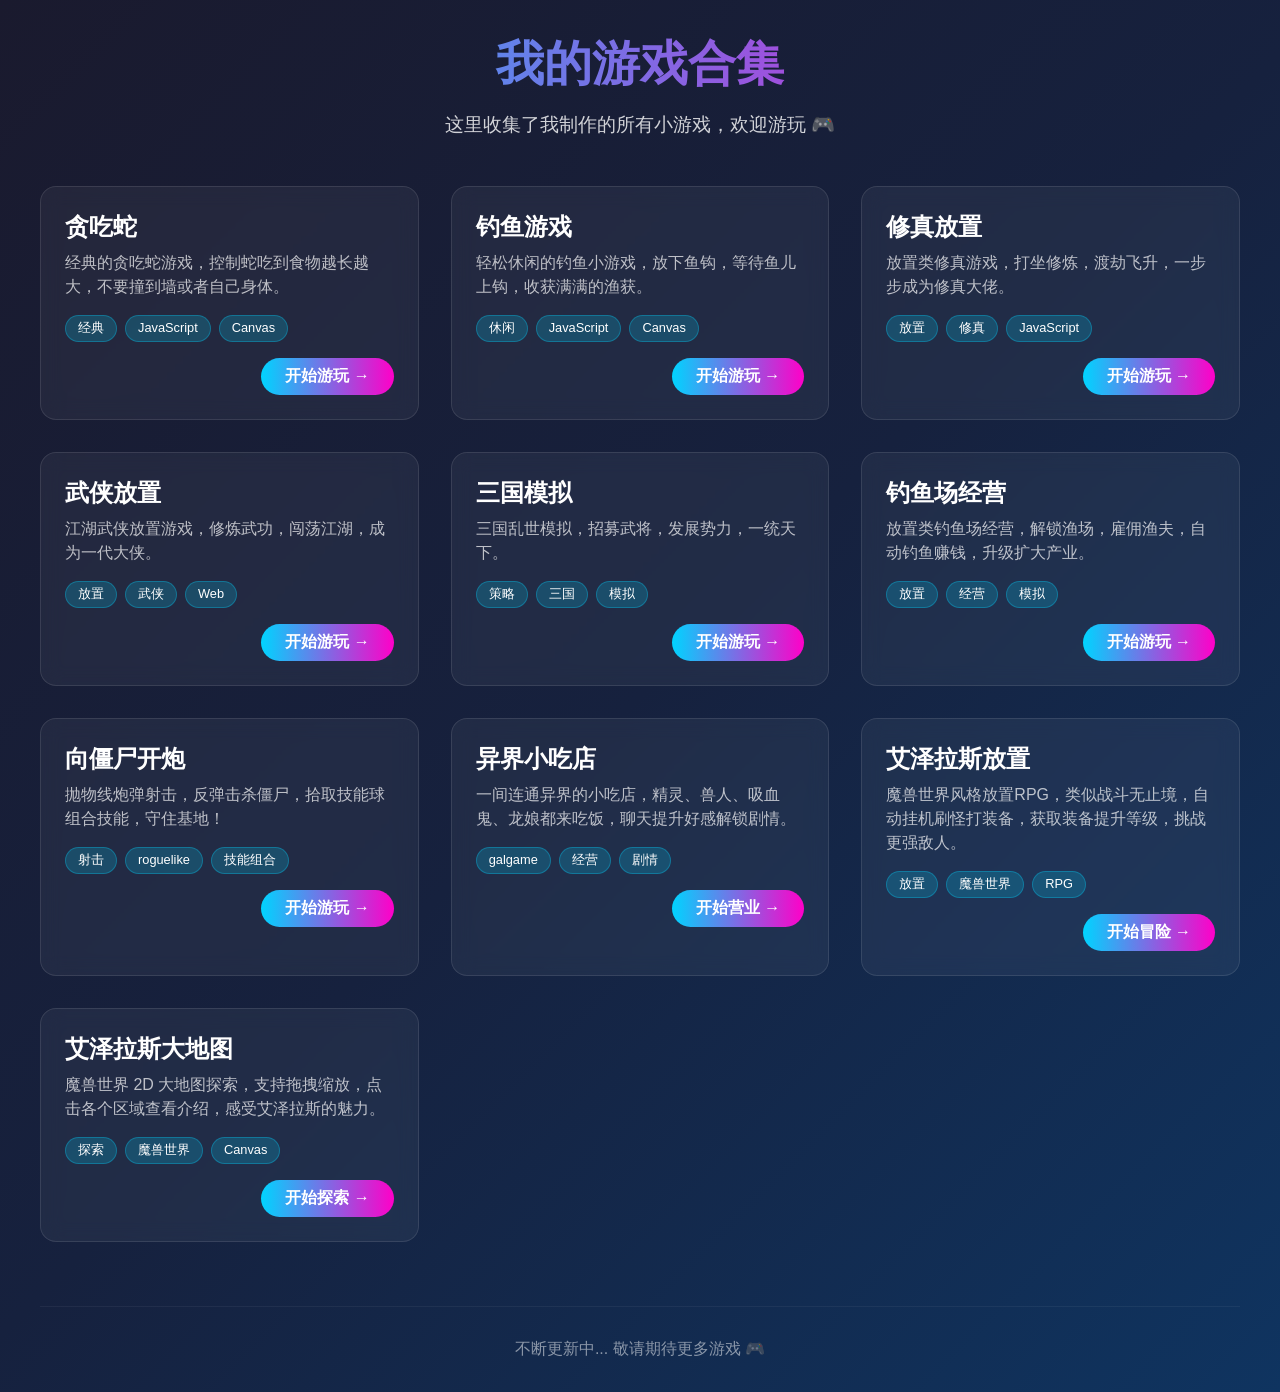
<file: index.html>
<!DOCTYPE html>
<html lang="zh-CN">
<head>
    <meta charset="UTF-8">
    <meta name="viewport" content="width=device-width, initial-scale=1.0">
    <title>游戏合集 | My Games Collection</title>
    <style>
        * {
            margin: 0;
            padding: 0;
            box-sizing: border-box;
        }

        body {
            font-family: -apple-system, BlinkMacSystemFont, 'Segoe UI', Roboto, 'Helvetica Neue', Arial, sans-serif;
            background: linear-gradient(135deg, #1a1a2e 0%, #16213e 50%, #0f3460 100%);
            min-height: 100vh;
            color: #fff;
            padding: 2rem 1rem;
        }

        .container {
            max-width: 1200px;
            margin: 0 auto;
        }

        header {
            text-align: center;
            margin-bottom: 3rem;
        }

        h1 {
            font-size: 3rem;
            font-weight: 700;
            margin-bottom: 1rem;
            background: linear-gradient(90deg, #00d4ff 0%, #ff00c8 100%);
            -webkit-background-clip: text;
            -webkit-text-fill-color: transparent;
            background-clip: text;
        }

        .subtitle {
            font-size: 1.2rem;
            opacity: 0.8;
            margin-bottom: 0.5rem;
        }

        .games-grid {
            display: grid;
            grid-template-columns: repeat(auto-fill, minmax(320px, 1fr));
            gap: 2rem;
            margin-bottom: 3rem;
        }

        .game-card {
            background: rgba(255, 255, 255, 0.05);
            border-radius: 16px;
            padding: 1.5rem;
            backdrop-filter: blur(10px);
            border: 1px solid rgba(255, 255, 255, 0.1);
            transition: all 0.3s ease;
            text-decoration: none;
            color: #fff;
            display: block;
        }

        .game-card:hover {
            transform: translateY(-8px);
            background: rgba(255, 255, 255, 0.08);
            border-color: rgba(255, 255, 255, 0.2);
            box-shadow: 0 10px 30px rgba(0, 0, 0, 0.3);
        }

        .game-title {
            font-size: 1.5rem;
            font-weight: 600;
            margin-bottom: 0.5rem;
        }

        .game-description {
            opacity: 0.7;
            margin-bottom: 1rem;
            line-height: 1.5;
        }

        .game-tags {
            display: flex;
            flex-wrap: wrap;
            gap: 0.5rem;
            margin-bottom: 1rem;
        }

        .tag {
            background: rgba(0, 212, 255, 0.2);
            padding: 0.25rem 0.75rem;
            border-radius: 20px;
            font-size: 0.8rem;
            border: 1px solid rgba(0, 212, 255, 0.3);
        }

        .game-footer {
            display: flex;
            justify-content: space-between;
            align-items: center;
        }

        .play-button {
            background: linear-gradient(90deg, #00d4ff 0%, #ff00c8 100%);
            padding: 0.5rem 1.5rem;
            border-radius: 25px;
            font-weight: 600;
            transition: transform 0.2s;
        }

        .game-card:hover .play-button {
            transform: scale(1.05);
        }

        footer {
            text-align: center;
            opacity: 0.5;
            margin-top: 4rem;
            padding-top: 2rem;
            border-top: 1px solid rgba(255, 255, 255, 0.1);
        }

        @media (max-width: 768px) {
            h1 {
                font-size: 2rem;
            }
            .games-grid {
                grid-template-columns: 1fr;
                gap: 1rem;
            }
        }
    </style>
</head>
<body>
    <div class="container">
        <header>
            <h1>我的游戏合集</h1>
            <p class="subtitle">这里收集了我制作的所有小游戏，欢迎游玩 🎮</p>
        </header>

        <div class="games-grid">
            <a href="./snake-game/" class="game-card">
                <div class="game-title">贪吃蛇</div>
                <div class="game-description">经典的贪吃蛇游戏，控制蛇吃到食物越长越大，不要撞到墙或者自己身体。</div>
                <div class="game-tags">
                    <span class="tag">经典</span>
                    <span class="tag">JavaScript</span>
                    <span class="tag">Canvas</span>
                </div>
                <div class="game-footer">
                    <span></span>
                    <span class="play-button">开始游玩 →</span>
                </div>
            </a>

            <a href="./fishing-game/" class="game-card">
                <div class="game-title">钓鱼游戏</div>
                <div class="game-description">轻松休闲的钓鱼小游戏，放下鱼钩，等待鱼儿上钩，收获满满的渔获。</div>
                <div class="game-tags">
                    <span class="tag">休闲</span>
                    <span class="tag">JavaScript</span>
                    <span class="tag">Canvas</span>
                </div>
                <div class="game-footer">
                    <span></span>
                    <span class="play-button">开始游玩 →</span>
                </div>
            </a>

            <a href="./xiuzhen-idle/" class="game-card">
                <div class="game-title">修真放置</div>
                <div class="game-description">放置类修真游戏，打坐修炼，渡劫飞升，一步步成为修真大佬。</div>
                <div class="game-tags">
                    <span class="tag">放置</span>
                    <span class="tag">修真</span>
                    <span class="tag">JavaScript</span>
                </div>
                <div class="game-footer">
                    <span></span>
                    <span class="play-button">开始游玩 →</span>
                </div>
            </a>

            <a href="./wuxia-idle-web/" class="game-card">
                <div class="game-title">武侠放置</div>
                <div class="game-description">江湖武侠放置游戏，修炼武功，闯荡江湖，成为一代大侠。</div>
                <div class="game-tags">
                    <span class="tag">放置</span>
                    <span class="tag">武侠</span>
                    <span class="tag">Web</span>
                </div>
                <div class="game-footer">
                    <span></span>
                    <span class="play-button">开始游玩 →</span>
                </div>
            </a>

            <a href="./threekingdom-sim-web/" class="game-card">
                <div class="game-title">三国模拟</div>
                <div class="game-description">三国乱世模拟，招募武将，发展势力，一统天下。</div>
                <div class="game-tags">
                    <span class="tag">策略</span>
                    <span class="tag">三国</span>
                    <span class="tag">模拟</span>
                </div>
                <div class="game-footer">
                    <span></span>
                    <span class="play-button">开始游玩 →</span>
                </div>
            </a>

            <a href="./fishing-idle/" class="game-card">
                <div class="game-title">钓鱼场经营</div>
                <div class="game-description">放置类钓鱼场经营，解锁渔场，雇佣渔夫，自动钓鱼赚钱，升级扩大产业。</div>
                <div class="game-tags">
                    <span class="tag">放置</span>
                    <span class="tag">经营</span>
                    <span class="tag">模拟</span>
                </div>
                <div class="game-footer">
                    <span></span>
                    <span class="play-button">开始游玩 →</span>
                </div>
            </a>

            <a href="./zombie-cannon/" class="game-card">
                <div class="game-title">向僵尸开炮</div>
                <div class="game-description">抛物线炮弹射击，反弹击杀僵尸，拾取技能球组合技能，守住基地！</div>
                <div class="game-tags">
                    <span class="tag">射击</span>
                    <span class="tag">roguelike</span>
                    <span class="tag">技能组合</span>
                </div>
                <div class="game-footer">
                    <span></span>
                    <span class="play-button">开始游玩 →</span>
                </div>
            </a>

            <a href="./cafe-another-world/" class="game-card">
                <div class="game-title">异界小吃店</div>
                <div class="game-description">一间连通异界的小吃店，精灵、兽人、吸血鬼、龙娘都来吃饭，聊天提升好感解锁剧情。</div>
                <div class="game-tags">
                    <span class="tag">galgame</span>
                    <span class="tag">经营</span>
                    <span class="tag">剧情</span>
                </div>
                <div class="game-footer">
                    <span></span>
                    <span class="play-button">开始营业 →</span>
                </div>
            </a>

            <a href="./wow-azoth-idle/" class="game-card">
                <div class="game-title">艾泽拉斯放置</div>
                <div class="game-description">魔兽世界风格放置RPG，类似战斗无止境，自动挂机刷怪打装备，获取装备提升等级，挑战更强敌人。</div>
                <div class="game-tags">
                    <span class="tag">放置</span>
                    <span class="tag">魔兽世界</span>
                    <span class="tag">RPG</span>
                </div>
                <div class="game-footer">
                    <span></span>
                    <span class="play-button">开始冒险 →</span>
                </div>
            </a>

            <a href="./wow-map-game/" class="game-card">
                <div class="game-title">艾泽拉斯大地图</div>
                <div class="game-description">魔兽世界 2D 大地图探索，支持拖拽缩放，点击各个区域查看介绍，感受艾泽拉斯的魅力。</div>
                <div class="game-tags">
                    <span class="tag">探索</span>
                    <span class="tag">魔兽世界</span>
                    <span class="tag">Canvas</span>
                </div>
                <div class="game-footer">
                    <span></span>
                    <span class="play-button">开始探索 →</span>
                </div>
            </a>
        </div>

        <footer>
            <p>不断更新中... 敬请期待更多游戏 🎮</p>
        </footer>
    </div>
</body>
</html>
</file>
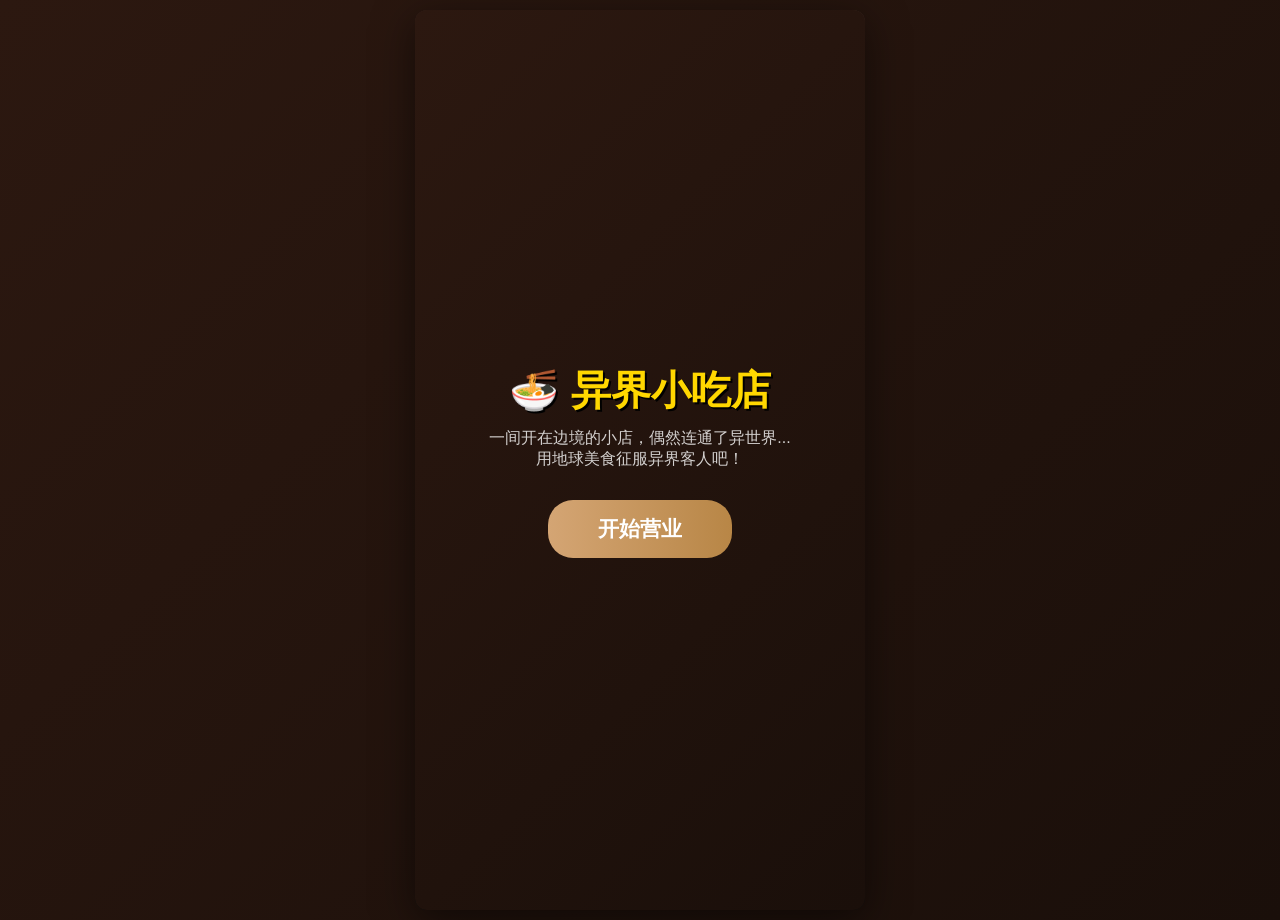
<file: cafe-another-world/index.html>
<!DOCTYPE html>
<html lang="zh-CN">
<head>
    <meta charset="UTF-8">
    <meta name="viewport" content="width=device-width, initial-scale=1.0">
    <title>异界小吃店 - 美食经营gal</title>
    <style>
        * {
            margin: 0;
            padding: 0;
            box-sizing: border-box;
        }

        body {
            font-family: -apple-system, BlinkMacSystemFont, 'Segoe UI', Roboto, 'Helvetica Neue', Arial, sans-serif;
            background: linear-gradient(135deg, #2c1810 0%, #1a0f0a 100%);
            min-height: 100vh;
            color: #fff;
            display: flex;
            justify-content: center;
            align-items: center;
            padding: 10px;
        }

        .game-container {
            width: 100%;
            max-width: 450px;
            height: 100vh;
            max-height: 100vw;
            background: #1e1e1e;
            border-radius: 12px;
            overflow: hidden;
            display: flex;
            flex-direction: column;
            position: relative;
            box-shadow: 0 10px 40px rgba(0, 0, 0, 0.5);
        }

        @media (max-width: 600px) {
            .game-container {
                height: 100vh;
                max-height: 100vh;
                border-radius: 0;
            }
        }

        /* 背景场景 - 异世界小吃店木质厨房 */
        .scene {
            flex: 1;
            min-height: 50%;
            position: relative;
            background: linear-gradient(135deg, #2c1810 0%, #3d2b1f 100%);
            overflow: hidden;
        }

        .bg-image {
            width: 100%;
            height: 100%;
            background-image: 
                linear-gradient(rgba(44, 24, 16, 0.7), rgba(44, 24, 16, 0.8)),
                url('data:image/svg+xml,<svg xmlns="http://www.w3.org/2000/svg" width="400" height="500" viewBox="0 0 400 500"><defs><pattern id="wood" patternUnits="userSpaceOnUse" width="100" height="20"><rect width="100" height="20" fill="%235d4037"/><path d="M0 10 L100 10" stroke="%234a3020" stroke-width="2" opacity="0.5"/></pattern></defs><rect width="400" height="500" fill="url(%23wood)"/></svg>');
            background-size: cover;
            opacity: 0.5;
        }

        /* 角色立绘 */
        .character {
            position: absolute;
            bottom: 0;
            width: 40%;
            min-width: 140px;
            max-width: 180px;
            height: 60%;
            max-height: 70%;
            display: flex;
            justify-content: center;
            align-items: flex-end;
        }

        .character.left {
            left: 20px;
        }

        .character.right {
            right: 20px;
        }

        .character-avatar {
            width: 90%;
            height: 85%;
            border-radius: 10px;
            background: rgba(0, 0, 0, 0.3);
            display: flex;
            justify-content: center;
            align-items: center;
            font-size: 60px;
            border: 3px solid rgba(255, 255, 255, 0.2);
        }

        .character-nameplate {
            position: absolute;
            top: -25px;
            background: rgba(0, 0, 0, 0.7);
            padding: 4px 12px;
            border-radius: 12px;
            font-weight: bold;
            border: 1px solid rgba(255, 255, 255, 0.3);
        }

        .character-affinity {
            position: absolute;
            bottom: -25px;
            width: 100%;
            height: 8px;
            background: rgba(0, 0, 0, 0.5);
            border-radius: 4px;
            overflow: hidden;
        }

        .affinity-fill {
            height: 100%;
            background: linear-gradient(90deg, #ff6b9d 0%, #c44569 100%);
            transition: width 0.5s;
        }

        /* 对话框 */
        .dialog-box {
            flex: 0 0 auto;
            max-height: 40%;
            background: rgba(0, 0, 0, 0.85);
            padding: 12px 15px;
            border-top: 2px solid #d4a574;
            display: flex;
            flex-direction: column;
        }

        .speaker-name {
            font-size: 1rem;
            font-weight: bold;
            color: #ffd700;
            margin-bottom: 6px;
            flex: 0 0 auto;
        }

        .dialog-text {
            font-size: 1.05rem;
            line-height: 1.6;
            flex: 0 0 auto;
            margin-bottom: 8px;
        }

        @media (max-width: 600px) {
            .dialog-text {
                font-size: 1.15rem;
            }
            .choice-btn {
                font-size: 1.05rem;
                padding: 10px 12px;
            }
        }

        /* 选项按钮 - 超出可滚动 */
        .choices {
            flex: 1;
            display: flex;
            flex-direction: column;
            gap: 6px;
            overflow-y: auto;
            padding-right: 5px;
        }

        .choice-btn {
            background: rgba(212, 165, 116, 0.2);
            border: 1px solid #d4a574;
            color: #fff;
            padding: 8px 12px;
            border-radius: 6px;
            cursor: pointer;
            text-align: left;
            font-size: 0.95rem;
            transition: all 0.2s;
        }

        .choice-btn:hover {
            background: rgba(212, 165, 116, 0.4);
            border-color: #ffd700;
        }

        /* 底部状态栏 */
        .status-bar {
            height: 50px;
            background: rgba(0, 0, 0, 0.9);
            display: flex;
            align-items: center;
            justify-content: space-around;
            border-top: 1px solid #d4a574;
        }

        .status-item {
            text-align: center;
        }

        .status-label {
            font-size: 0.7rem;
            opacity: 0.7;
        }

        .status-value {
            font-size: 1.1rem;
            font-weight: bold;
            color: #ffd700;
        }

        /* 开始界面 */
        .start-screen {
            position: absolute;
            top: 0;
            left: 0;
            width: 100%;
            height: 100%;
            background: linear-gradient(135deg, #2c1810 0%, #1a0f0a 100%);
            display: flex;
            flex-direction: column;
            justify-content: center;
            align-items: center;
            z-index: 100;
        }

        .start-screen h1 {
            font-size: 2.5rem;
            margin-bottom: 10px;
            color: #ffd700;
            text-shadow: 2px 2px 0 #000;
        }

        .start-screen p {
            margin-bottom: 30px;
            opacity: 0.8;
            text-align: center;
            padding: 0 20px;
        }

        .start-btn {
            padding: 15px 50px;
            font-size: 1.3rem;
            background: linear-gradient(90deg, #d4a574 0%, #b88646 100%);
            border: none;
            border-radius: 25px;
            color: #fff;
            cursor: pointer;
            font-weight: bold;
        }

        .start-btn:hover {
            transform: scale(1.05);
        }

        /* 烹饪界面 */
        .cooking-modal {
            display: none;
            position: absolute;
            top: 0;
            left: 0;
            width: 100%;
            height: 100%;
            background: rgba(0, 0, 0, 0.9);
            z-index: 50;
            padding: 20px;
        }

        .cooking-modal.show {
            display: block;
        }

        .cooking-modal h3 {
            text-align: center;
            margin-bottom: 15px;
            color: #ffd700;
        }

        .menu-list {
            display: grid;
            grid-template-columns: repeat(auto-fill, minmax(200px, 1fr));
            gap: 10px;
            max-height: 400px;
            overflow-y: auto;
        }

        .menu-item {
            background: rgba(255, 255, 255, 0.1);
            border: 1px solid #d4a574;
            border-radius: 8px;
            padding: 10px;
            cursor: pointer;
        }

        .menu-item:hover {
            background: rgba(255, 255, 255, 0.2);
        }

        .menu-item.locked {
            opacity: 0.4;
            cursor: not-allowed;
        }

        .menu-name {
            font-weight: bold;
            color: #ffd700;
            margin-bottom: 3px;
        }

        .menu-price {
            font-size: 0.8rem;
            opacity: 0.7;
        }

        .close-cooking {
            display: block;
            margin: 15px auto 0;
            padding: 10px 30px;
            background: #666;
            border: none;
            color: white;
            border-radius: 6px;
            cursor: pointer;
        }

        /* 营业界面按钮 */
        .action-buttons {
            position: absolute;
            top: 10px;
            right: 10px;
            display: flex;
            gap: 10px;
        }

        .action-btn {
            padding: 8px 16px;
            background: rgba(0, 0, 0, 0.6);
            border: 1px solid #ffd700;
            color: #ffd700;
            border-radius: 6px;
            cursor: pointer;
        }

        .action-btn:hover {
            background: rgba(255, 215, 0, 0.2);
        }
    </style>
</head>
<body>
    <div class="game-container">
        <div class="scene">
            <div class="bg-image"></div>

            <div class="action-buttons">
                <button class="action-btn" onclick="game.openCooking()">📜 菜谱</button>
            </div>

            <div id="character-left" class="character left">
                <div class="character-nameplate" id="left-name"></div>
                <div class="character-avatar" id="left-avatar"></div>
                <div class="character-affinity">
                    <div class="affinity-fill" id="left-affinity"></div>
                </div>
            </div>

            <div id="character-right" class="character right">
                <div class="character-nameplate" id="right-name"></div>
                <div class="character-avatar" id="right-avatar"></div>
                <div class="character-affinity">
                    <div class="affinity-fill" id="right-affinity"></div>
                </div>
            </div>
        </div>

        <div class="dialog-box">
            <div class="speaker-name" id="speaker-name"></div>
            <div class="dialog-text" id="dialog-text"></div>
            <div class="choices" id="choices"></div>
        </div>

        <div class="status-bar">
            <div class="status-item">
                <div class="status-label">金币</div>
                <div class="status-value" id="money">0</div>
            </div>
            <div class="status-item">
                <div class="status-label">声望</div>
                <div class="status-value" id="reputation">0</div>
            </div>
            <div class="status-item">
                <div class="status-label">已解锁菜谱</div>
                <div class="status-value" id="unlocked-recipes">1</div>
            </div>
        </div>

        <!-- 开始界面 -->
        <div id="start-screen" class="start-screen">
            <h1>🍜 异界小吃店</h1>
            <p>一间开在边境的小店，偶然连通了异世界...<br>用地球美食征服异界客人吧！</p>
            <button class="start-btn" onclick="game.startGame()">开始营业</button>
        </div>

        <!-- 选择菜谱弹窗 -->
        <div id="cooking-modal" class="cooking-modal">
            <h3>📜 今天做点什么菜？</h3>
            <div id="menu-list" class="menu-list"></div>
            <button class="close-cooking" onclick="game.closeCooking()">关闭</button>
        </div>
    </div>

    <script src="data.js"></script>
    <script src="game.js"></script>
</body>
</html>
</file>
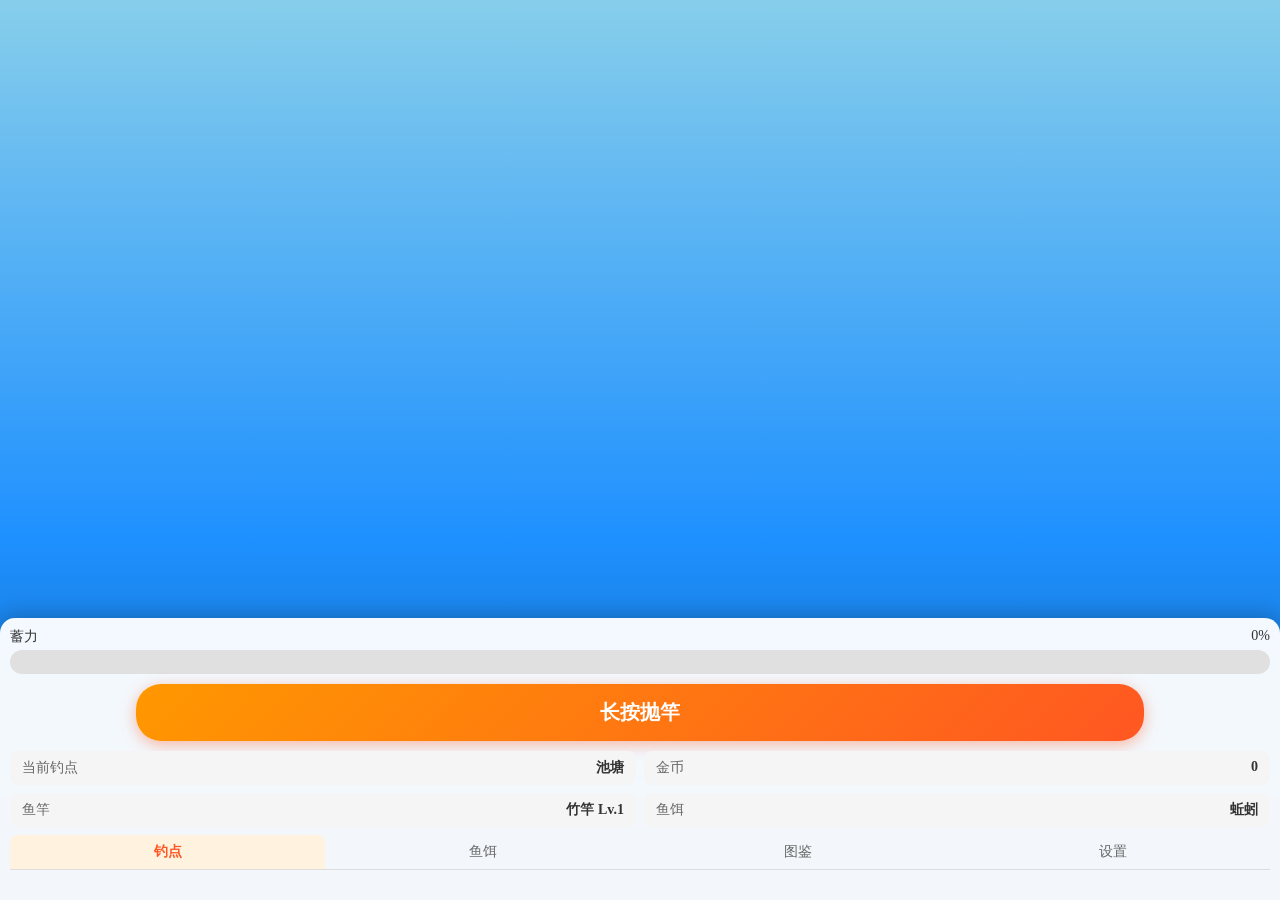
<file: fishing-game/index.html>
<!DOCTYPE html>
<html lang="zh-CN">
<head>
    <meta charset="UTF-8">
    <meta name="viewport" content="width=device-width, initial-scale=1.0, maximum-scale=1.0, user-scalable=no">
    <title>🎣 即时钓鱼</title>
    <link rel="icon" href="data:image/svg+xml,%3Csvg xmlns='http://www.w3.org/2000/svg' viewBox='0 0 100 100'%3E%3Ctext x='50%25' y='50%25' font-size='80' text-anchor='middle' dy='.3em'%3E🎣%3C/text%3E%3C/svg%3E"></link>
    <style>
        * {
            box-sizing: border-box;
            margin: 0;
            padding: 0;
        }
        html, body {
            height: 100%;
            overflow: hidden;
            background: linear-gradient(to bottom, #87CEEB 0%, #1E90FF 60%, #105ea8 100%);
        }
        .game-container {
            display: flex;
            flex-direction: column;
            height: 100vh;
        }
        /* ========== 上半部分 Canvas 钓鱼场景 ========== */
        .canvas-container {
            flex: 1;
            position: relative;
            min-height: 60%;
        }
        #gameCanvas {
            display: block;
            width: 100%;
            height: 100%;
        }
        /* ========== 下半部分 UI ========== */
        .ui-container {
            background: rgba(255, 255, 255, 0.95);
            padding: 10px;
            flex-shrink: 0;
            border-radius: 15px 15px 0 0;
            box-shadow: 0 -4px 20px rgba(0, 0, 0, 0.2);
        }
        /* 蓄力条 */
        .power-container {
            margin-bottom: 10px;
        }
        .power-label {
            font-size: 14px;
            color: #333;
            margin-bottom: 4px;
            display: flex;
            justify-content: space-between;
        }
        .power-bar-bg {
            width: 100%;
            height: 24px;
            background: #e0e0e0;
            border-radius: 12px;
            overflow: hidden;
        }
        .power-bar-fill {
            height: 100%;
            background: linear-gradient(90deg, #4CAF50 0%, #FFC107 50%, #F44336 100%);
            width: 0%;
            transition: width 0.05s linear;
        }
        /* 操作按钮 */
        .action-btn-container {
            text-align: center;
            margin-bottom: 10px;
        }
        #actionBtn {
            width: 80%;
            padding: 15px;
            font-size: 20px;
            font-weight: bold;
            background: linear-gradient(135deg, #FF9800 0%, #FF5722 100%);
            color: white;
            border: none;
            border-radius: 25px;
            box-shadow: 0 4px 15px rgba(255, 87, 34, 0.4);
            cursor: pointer;
            transition: all 0.2s;
        }
        #actionBtn:active:not(:disabled) {
            transform: scale(0.98);
            box-shadow: 0 2px 10px rgba(255, 87, 34, 0.4);
        }
        #actionBtn:disabled {
            background: #ccc;
            box-shadow: none;
            cursor: not-allowed;
        }
        /* 信息行 */
        .info-row {
            display: grid;
            grid-template-columns: 1fr 1fr;
            gap: 8px;
            margin-bottom: 8px;
        }
        .info-item {
            background: #f5f5f5;
            padding: 8px 12px;
            border-radius: 8px;
            font-size: 14px;
        }
        .info-label {
            color: #666;
        }
        .info-value {
            font-weight: bold;
            color: #333;
            float: right;
        }
        /* 底部标签页 */
        .tabs {
            display: flex;
            border-bottom: 1px solid #ddd;
            margin-top: 5px;
        }
        .tab {
            flex: 1;
            text-align: center;
            padding: 8px;
            cursor: pointer;
            font-size: 14px;
            color: #666;
            border-radius: 8px 8px 0 0;
        }
        .tab.active {
            color: #FF5722;
            background: #fff3e0;
            font-weight: bold;
        }
        /* 面板内容 */
        .tab-content {
            display: none;
            max-height: 200px;
            overflow-y: auto;
            padding: 10px 0;
        }
        .tab-content.active {
            display: block;
        }
        /* 钓点列表 */
        .location-item {
            display: flex;
            justify-content: space-between;
            align-items: center;
            padding: 10px;
            background: #f5f5f5;
            border-radius: 8px;
            margin-bottom: 8px;
        }
        .location-info {
            flex: 1;
        }
        .location-name {
            font-weight: bold;
            color: #333;
        }
        .location-desc {
            font-size: 12px;
            color: #666;
        }
        .location-unlock {
            background: #4CAF50;
            color: white;
            padding: 6px 12px;
            border-radius: 6px;
            font-size: 12px;
            cursor: pointer;
        }
        .location-unlock:disabled {
            background: #ccc;
            cursor: not-allowed;
        }
        .location-active {
            border: 2px solid #FF5722;
        }
        /* 鱼饵选择 */
        .bait-list {
            display: grid;
            grid-template-columns: 1fr 1fr;
            gap: 8px;
        }
        .bait-item {
            padding: 8px;
            background: #f5f5f5;
            border-radius: 8px;
            cursor: pointer;
            border: 2px solid transparent;
        }
        .bait-item.active {
            border-color: #FF5722;
            background: #fff3e0;
        }
        .bait-name {
            font-weight: bold;
            font-size: 14px;
        }
        .bait-desc {
            font-size: 12px;
            color: #666;
        }
        /* 图鉴 */
        .fish-list {
            display: grid;
            grid-template-columns: 1fr 1fr;
            gap: 8px;
        }
        .fish-item {
            padding: 8px;
            background: #f5f5f5;
            border-radius: 8px;
            opacity: 0.3;
        }
        .fish-item.caught {
            opacity: 1;
        }
        .fish-name {
            font-weight: bold;
            font-size: 14px;
            display: flex;
            align-items: center;
            gap: 4px;
        }
        .fish-rarity-common { color: #4CAF50; }
        .fish-rarity-rare { color: #2196F3; }
        .fish-rarity-epic { color: #9C27B0; }
        .fish-rarity-legendary { color: #FFC107; }
        .fish-max {
            font-size: 12px;
            color: #666;
        }
        /* 弹窗 */
        .modal {
            display: none;
            position: fixed;
            top: 0;
            left: 0;
            width: 100%;
            height: 100%;
            background: rgba(0, 0, 0, 0.7);
            z-index: 100;
        }
        .modal.show {
            display: block;
        }
        .modal-content {
            position: absolute;
            top: 50%;
            left: 50%;
            transform: translate(-50%, -50%);
            background: white;
            padding: 25px;
            border-radius: 15px;
            width: 85%;
            max-width: 400px;
            text-align: center;
        }
        .modal-title {
            font-size: 24px;
            font-weight: bold;
            margin-bottom: 10px;
            color: #333;
        }
        .modal-text {
            font-size: 16px;
            color: #666;
            margin-bottom: 20px;
        }
        .modal-btn {
            padding: 12px 30px;
            background: #FF5722;
            color: white;
            border: none;
            border-radius: 20px;
            font-size: 16px;
            cursor: pointer;
        }
        /* 浮动通知 */
        .toast {
            position: fixed;
            top: 20%;
            left: 50%;
            transform: translate(-50%, -50%);
            background: rgba(0, 0, 0, 0.8);
            color: white;
            padding: 15px 25px;
            border-radius: 10px;
            font-size: 18px;
            z-index: 200;
            opacity: 0;
            transition: opacity 0.3s;
            pointer-events: none;
        }
        .toast.show {
            opacity: 1;
        }
        /* 稀有度标签颜色 */
        .rarity-tag {
            display: inline-block;
            padding: 2px 6px;
            border-radius: 4px;
            font-size: 10px;
            color: white;
        }
        .rarity-common { background: #4CAF50; }
        .rarity-rare { background: #2196F3; }
        .rarity-epic { background: #9C27B0; }
        .rarity-legendary { background: #FFC107; color: #333; }
        /* 设置面板 */
        .settings-container {
            padding: 10px 0;
        }
        .setting-item {
            display: flex;
            justify-content: space-between;
            align-items: center;
            padding: 10px 0;
            border-bottom: 1px solid #eee;
        }
        .reset-btn {
            background: #f44336;
            color: white;
            border: none;
            padding: 10px 20px;
            border-radius: 8px;
            cursor: pointer;
            margin-top: 15px;
        }
    </style>
</head>
<body>
    <div class="game-container">
        <div class="canvas-container">
            <canvas id="gameCanvas"></canvas>
        </div>
        <div class="ui-container">
            <div class="power-container" id="powerContainer">
                <div class="power-label">
                    <span>蓄力</span>
                    <span id="powerText">0%</span>
                </div>
                <div class="power-bar-bg">
                    <div id="powerBar" class="power-bar-fill"></div>
                </div>
            </div>
            <div class="action-btn-container">
                <button id="actionBtn">长按抛竿</button>
            </div>
            <div class="info-row">
                <div class="info-item">
                    <span class="info-label">当前钓点</span>
                    <span class="info-value" id="currentLocation">池塘</span>
                </div>
                <div class="info-item">
                    <span class="info-label">金币</span>
                    <span class="info-value" id="goldText">0</span>
                </div>
            </div>
            <div class="info-row">
                <div class="info-item">
                    <span class="info-label">鱼竿</span>
                    <span class="info-value" id="rodInfo">竹竿 Lv.1</span>
                </div>
                <div class="info-item">
                    <span class="info-label">鱼饵</span>
                    <span class="info-value" id="baitInfo">蚯蚓</span>
                </div>
            </div>
            <div class="tabs">
                <div class="tab active" onclick="game.switchTab('locations')">钓点</div>
                <div class="tab" onclick="game.switchTab('baits')">鱼饵</div>
                <div class="tab" onclick="game.switchTab('book')">图鉴</div>
                <div class="tab" onclick="game.switchTab('settings')">设置</div>
            </div>
            <div id="locations" class="tab-content active">
                <!-- JS 渲染 -->
            </div>
            <div id="baits" class="tab-content">
                <!-- JS 渲染 -->
            </div>
            <div id="book" class="tab-content">
                <!-- JS 渲染 -->
            </div>
            <div id="settings" class="tab-content">
                <!-- JS 渲染 -->
            </div>
        </div>
    </div>

    <!-- 弹窗 -->
    <div id="resultModal" class="modal" onclick="if (event.target == this) game.hideResultModal();">
        <div class="modal-content">
            <h2 class="modal-title" id="resultTitle">钓到了！</h2>
            <div class="modal-text" id="resultContent"></div>
            <button class="modal-btn" onclick="game.hideResultModal()">继续</button>
        </div>
    </div>

    <!-- 浮动通知 -->
    <div id="toast" class="toast"></div>

    <script src="game.js"></script>
    <script>
        window.addEventListener('load', function() {
            game.init();
        });
    </script>
</body>
</html>
</file>
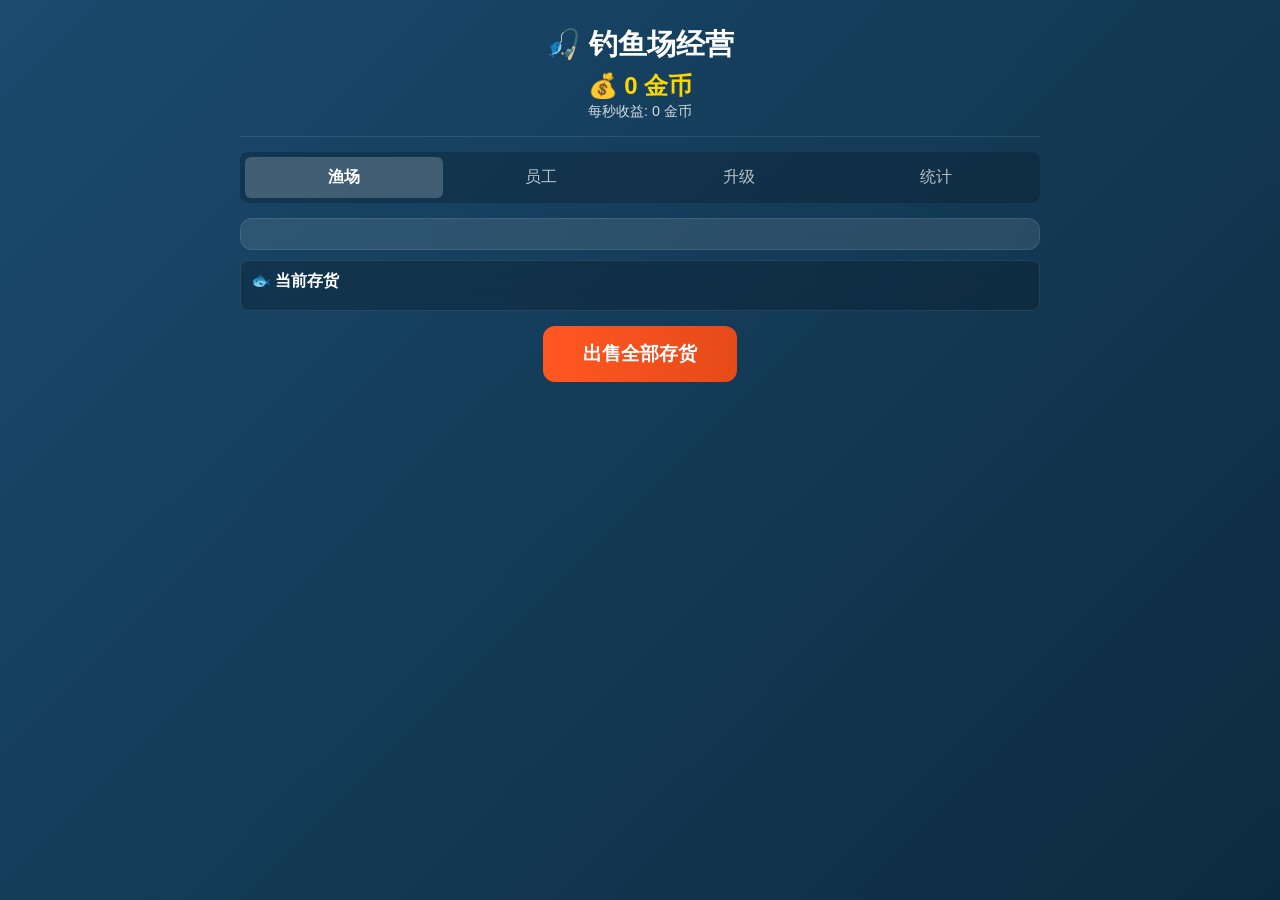
<file: fishing-idle/index.html>
<!DOCTYPE html>
<html lang="zh-CN">
<head>
    <meta charset="UTF-8">
    <meta name="viewport" content="width=device-width, initial-scale=1.0">
    <title>钓鱼场经营 - 放置模拟</title>
    <style>
        * {
            margin: 0;
            padding: 0;
            box-sizing: border-box;
        }

        body {
            font-family: -apple-system, BlinkMacSystemFont, 'Segoe UI', Roboto, Arial, sans-serif;
            background: linear-gradient(135deg, #1a4a6e 0%, #0d2b3f 100%);
            min-height: 100vh;
            color: #fff;
            padding: 10px;
        }

        .container {
            max-width: 800px;
            margin: 0 auto;
        }

        header {
            text-align: center;
            padding: 15px 0;
            margin-bottom: 15px;
            border-bottom: 1px solid rgba(255, 255, 255, 0.1);
        }

        h1 {
            font-size: 1.8rem;
            margin-bottom: 5px;
        }

        .money {
            font-size: 1.5rem;
            color: #FFD700;
            font-weight: bold;
        }

        .income {
            font-size: 0.9rem;
            opacity: 0.8;
        }

        /* 主区域网格 */
        .main-grid {
            display: grid;
            grid-template-columns: 1fr 1fr;
            gap: 15px;
            margin-bottom: 15px;
        }

        @media (max-width: 600px) {
            .main-grid {
                grid-template-columns: 1fr;
            }
        }

        .card {
            background: rgba(255, 255, 255, 0.1);
            border-radius: 12px;
            padding: 15px;
            backdrop-filter: blur(10px);
            border: 1px solid rgba(255, 255, 255, 0.1);
        }

        .card h3 {
            margin-bottom: 10px;
            font-size: 1.1rem;
            border-bottom: 1px solid rgba(255, 255, 255, 0.1);
            padding-bottom: 8px;
        }

        /* 钓点 */
        .pond-item {
            background: rgba(0, 0, 0, 0.2);
            border-radius: 8px;
            padding: 10px;
            margin-bottom: 10px;
            display: flex;
            justify-content: space-between;
            align-items: center;
        }

        .pond-item.unlocked {
            opacity: 0.5;
        }

        .pond-info h4 {
            font-size: 1rem;
            margin-bottom: 3px;
        }

        .pond-info p {
            font-size: 0.8rem;
            opacity: 0.7;
        }

        .upgrade-btn {
            background: linear-gradient(90deg, #4CAF50 0%, #2E7D32 100%);
            color: white;
            border: none;
            padding: 8px 16px;
            border-radius: 6px;
            cursor: pointer;
            font-weight: bold;
        }

        .upgrade-btn:disabled {
            background: #666;
            cursor: not-allowed;
        }

        .unlock-btn {
            background: linear-gradient(90deg, #FF9800 0%, #E65100 100%);
        }

        /* 员工 */
        .worker-item {
            background: rgba(0, 0, 0, 0.2);
            border-radius: 8px;
            padding: 10px;
            margin-bottom: 10px;
            display: flex;
            justify-content: space-between;
            align-items: center;
        }

        .worker-level {
            font-size: 0.9rem;
            color: #81D4FA;
        }

        /* 统计 */
        .stats {
            display: grid;
            grid-template-columns: 1fr 1fr;
            gap: 10px;
        }

        .stat-item {
            background: rgba(0, 0, 0, 0.2);
            padding: 10px;
            border-radius: 8px;
            text-align: center;
        }

        .stat-value {
            font-size: 1.3rem;
            font-weight: bold;
            color: #81D4FA;
        }

        .stat-label {
            font-size: 0.8rem;
            opacity: 0.7;
        }

        /* 出售区域 */
        .sell-section {
            text-align: center;
            padding: 15px;
        }

        .sell-btn {
            background: linear-gradient(90deg, #FF5722 0%, #E64A19 100%);
            color: white;
            border: none;
            padding: 15px 40px;
            font-size: 1.2rem;
            border-radius: 12px;
            cursor: pointer;
            font-weight: bold;
        }

        .sell-btn:hover {
            transform: scale(1.05);
        }

        .sell-btn:disabled {
            opacity: 0.5;
            cursor: not-allowed;
            transform: none;
        }

        /* 进度条 */
        .progress-bar {
            width: 100%;
            height: 10px;
            background: rgba(0, 0, 0, 0.3);
            border-radius: 5px;
            overflow: hidden;
            margin-top: 5px;
        }

        .progress-fill {
            height: 100%;
            background: linear-gradient(90deg, #4CAF50 0%, #8BC34A 100%);
            width: 0%;
            transition: width 0.3s;
        }

        /* 标签页 */
        .tabs {
            display: flex;
            background: rgba(0, 0, 0, 0.2);
            border-radius: 8px;
            padding: 5px;
            margin-bottom: 15px;
        }

        .tab {
            flex: 1;
            padding: 10px;
            text-align: center;
            border-radius: 6px;
            cursor: pointer;
            opacity: 0.7;
            transition: all 0.3s;
        }

        .tab.active {
            background: rgba(255, 255, 255, 0.2);
            opacity: 1;
            font-weight: bold;
        }

        .tab-content {
            display: none;
        }

        .tab-content.active {
            display: block;
        }

        .fish-stock {
            margin-top: 10px;
            padding: 10px;
            background: rgba(0, 0, 0, 0.2);
            border-radius: 8px;
        }

        .fish-stock h4 {
            margin-bottom: 8px;
        }

        .fish-list {
            display: grid;
            grid-template-columns: repeat(auto-fill, minmax(120px, 1fr));
            gap: 8px;
        }

        .fish-stock-item {
            background: rgba(255, 255, 255, 0.05);
            padding: 5px 8px;
            border-radius: 4px;
            font-size: 0.8rem;
        }
    </style>
</head>
<body>
    <div class="container">
        <header>
            <h1>🎣 钓鱼场经营</h1>
            <div class="money">💰 <span id="money">0</span> 金币</div>
            <div class="income">每秒收益: <span id="incomePerSecond">0</span> 金币</div>
        </header>

        <div class="tabs">
            <div class="tab active" onclick="switchTab('ponds')">渔场</div>
            <div class="tab" onclick="switchTab('workers')">员工</div>
            <div class="tab" onclick="switchTab('upgrades')">升级</div>
            <div class="tab" onclick="switchTab('stats')">统计</div>
        </div>

        <!-- 渔场 -->
        <div id="ponds" class="tab-content active">
            <div class="card" id="ponds-container"></div>
        </div>

        <!-- 员工 -->
        <div id="workers" class="tab-content">
            <div class="card" id="workers-container"></div>
        </div>

        <!-- 升级 -->
        <div id="upgrades" class="tab-content">
            <div class="card">
                <h3>全局升级</h3>
                <div id="upgrades-container"></div>
            </div>
        </div>

        <!-- 统计 -->
        <div id="stats" class="tab-content">
            <div class="card">
                <h3>统计信息</h3>
                <div class="stats">
                    <div class="stat-item">
                        <div class="stat-value" id="stat-totalFish">0</div>
                        <div class="stat-label">钓到的鱼</div>
                    </div>
                    <div class="stat-item">
                        <div class="stat-value" id="stat-totalMoney">0</div>
                        <div class="stat-label">总收入</div>
                    </div>
                    <div class="stat-item">
                        <div class="stat-value" id="stat-pondsUnlocked">1</div>
                        <div class="stat-label">解锁渔场</div>
                    </div>
                    <div class="stat-item">
                        <div class="stat-value" id="stat-workersHired">0</div>
                        <div class="stat-label">雇佣员工</div>
                    </div>
                </div>
            </div>
        </div>

        <!-- 当前存货 -->
        <div class="card fish-stock">
            <h4>🐟 当前存货</h4>
            <div id="fish-stock-list" class="fish-list"></div>
        </div>

        <!-- 出售按钮 -->
        <div class="sell-section">
            <button id="sell-all-btn" class="sell-btn" onclick="sellAllFish()">出售全部存货</button>
        </div>
    </div>

    <script src="game.js"></script>
    <script>
        // 启动游戏
        game.init();
    </script>
</body>
</html>
</file>
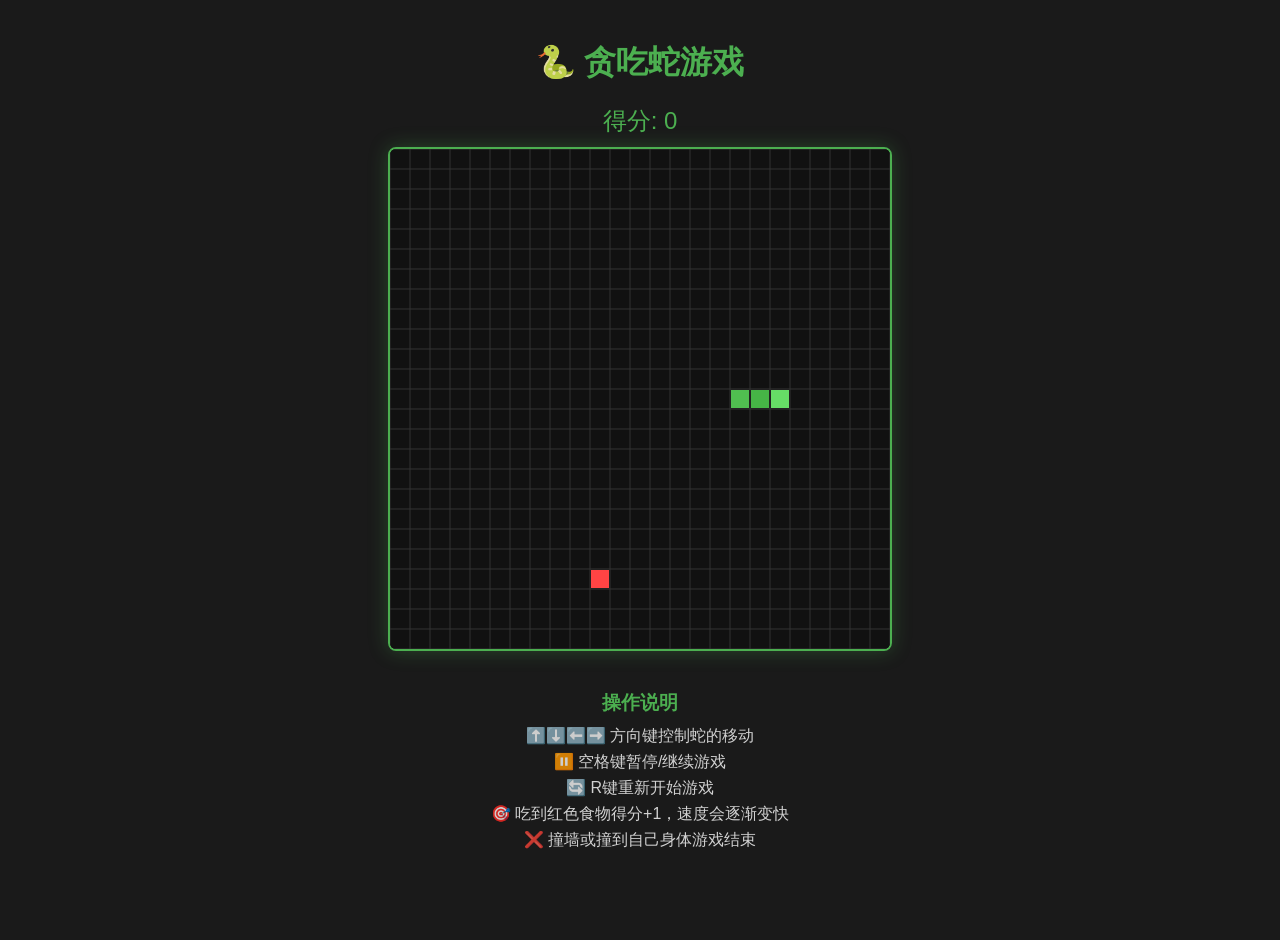
<file: snake-game/index.html>
<!DOCTYPE html>
<html>
<head>
    <title>贪吃蛇 - 纯JS版</title>
    <meta charset="utf-8">
    <meta name="viewport" content="width=device-width, initial-scale=1">
    <style>
        body {
            margin: 0;
            padding: 20px;
            background: #1a1a1a;
            color: white;
            font-family: Arial, sans-serif;
            display: flex;
            flex-direction: column;
            align-items: center;
            min-height: 100vh;
        }
        h1 {
            margin-bottom: 20px;
            color: #4CAF50;
        }
        #game-container {
            border: 2px solid #4CAF50;
            border-radius: 8px;
            overflow: hidden;
            box-shadow: 0 0 20px rgba(76, 175, 80, 0.3);
        }
        canvas {
            display: block;
            background: #111;
        }
        .controls {
            margin-top: 20px;
            text-align: center;
            max-width: 500px;
        }
        .controls h3 {
            color: #4CAF50;
            margin-bottom: 10px;
        }
        .controls p {
            margin: 5px 0;
            opacity: 0.8;
        }
        .score {
            font-size: 24px;
            margin-bottom: 10px;
            color: #4CAF50;
        }
    </style>
</head>
<body>
    <h1>🐍 贪吃蛇游戏</h1>
    
    <div class="score">得分: <span id="score">0</span></div>
    <div id="game-container">
        <canvas id="canvas" width="500" height="500"></canvas>
    </div>
    
    <div class="controls">
        <h3>操作说明</h3>
        <p>⬆️⬇️⬅️➡️ 方向键控制蛇的移动</p>
        <p>⏸️ 空格键暂停/继续游戏</p>
        <p>🔄 R键重新开始游戏</p>
        <p>🎯 吃到红色食物得分+1，速度会逐渐变快</p>
        <p>❌ 撞墙或撞到自己身体游戏结束</p>
    </div>

    <script>
        // 游戏配置
        const gridSize = 20;
        const gridCount = 25;
        const canvas = document.getElementById('canvas');
        const ctx = canvas.getContext('2d');
        const scoreElement = document.getElementById('score');

        // 游戏状态
        let snake = [];
        let direction = {x: 1, y: 0};
        let nextDirection = {x: 1, y: 0};
        let food = {};
        let score = 0;
        let gameOver = false;
        let paused = false;
        let moveTimer = 0;
        let moveSpeed = 150; // 移动间隔（毫秒）
        let lastTime = 0;

        // 初始化游戏
        function initGame() {
            snake = [
                {x: 12, y: 12},
                {x: 11, y: 12},
                {x: 10, y: 12}
            ];
            direction = {x: 1, y: 0};
            nextDirection = {x: 1, y: 0};
            score = 0;
            gameOver = false;
            paused = false;
            moveSpeed = 150;
            scoreElement.textContent = score;
            spawnFood();
            requestAnimationFrame(gameLoop);
        }

        // 生成食物
        function spawnFood() {
            let valid = false;
            while (!valid) {
                food.x = Math.floor(Math.random() * gridCount);
                food.y = Math.floor(Math.random() * gridCount);
                valid = true;
                // 检查食物是否生成在蛇身上
                for (const segment of snake) {
                    if (segment.x === food.x && segment.y === food.y) {
                        valid = false;
                        break;
                    }
                }
            }
        }

        // 移动蛇
        function moveSnake() {
            if (gameOver || paused) return;

            // 更新方向
            direction = {...nextDirection};

            // 计算新头部位置
            const head = {x: snake[0].x + direction.x, y: snake[0].y + direction.y};

            // 检查撞墙
            if (head.x < 0 || head.x >= gridCount || head.y < 0 || head.y >= gridCount) {
                gameOver = true;
                alert(`游戏结束！得分: ${score}\n按确定重新开始`);
                initGame();
                return;
            }

            // 检查撞自己
            for (const segment of snake) {
                if (segment.x === head.x && segment.y === head.y) {
                    gameOver = true;
                    alert(`游戏结束！得分: ${score}\n按确定重新开始`);
                    initGame();
                    return;
                }
            }

            // 插入新头部
            snake.unshift(head);

            // 检查是否吃到食物
            if (head.x === food.x && head.y === food.y) {
                score++;
                scoreElement.textContent = score;
                spawnFood();
                // 加快速度
                if (moveSpeed > 80) {
                    moveSpeed -= 5;
                }
            } else {
                // 移除尾部
                snake.pop();
            }
        }

        // 绘制游戏
        function draw() {
            // 清空画布
            ctx.fillStyle = '#111';
            ctx.fillRect(0, 0, canvas.width, canvas.height);

            // 绘制网格
            ctx.strokeStyle = '#333';
            ctx.lineWidth = 1;
            for (let i = 0; i <= gridCount; i++) {
                ctx.beginPath();
                ctx.moveTo(i * gridSize, 0);
                ctx.lineTo(i * gridSize, canvas.height);
                ctx.stroke();
                ctx.beginPath();
                ctx.moveTo(0, i * gridSize);
                ctx.lineTo(canvas.width, i * gridSize);
                ctx.stroke();
            }

            // 绘制食物
            ctx.fillStyle = '#ff4444';
            ctx.fillRect(food.x * gridSize + 1, food.y * gridSize + 1, gridSize - 2, gridSize - 2);

            // 绘制蛇
            snake.forEach((segment, index) => {
                if (index === 0) {
                    ctx.fillStyle = '#66dd66'; // 头部更亮
                } else {
                    const brightness = 0.2 + (index / snake.length) * 0.3;
                    ctx.fillStyle = `rgb(${Math.floor(40 + brightness * 100)}, ${Math.floor(150 + brightness * 100)}, ${Math.floor(40 + brightness * 100)})`;
                }
                ctx.fillRect(segment.x * gridSize + 1, segment.y * gridSize + 1, gridSize - 2, gridSize - 2);
            });

            // 绘制暂停提示
            if (paused && !gameOver) {
                ctx.fillStyle = 'rgba(0, 0, 0, 0.7)';
                ctx.fillRect(0, 0, canvas.width, canvas.height);
                ctx.fillStyle = '#fff';
                ctx.font = 'bold 24px Arial';
                ctx.textAlign = 'center';
                ctx.fillText('游戏暂停', canvas.width / 2, canvas.height / 2 - 15);
                ctx.font = '16px Arial';
                ctx.fillText('按空格键继续', canvas.width / 2, canvas.height / 2 + 15);
            }
        }

        // 游戏循环
        function gameLoop(timestamp) {
            if (!lastTime) lastTime = timestamp;
            const deltaTime = timestamp - lastTime;

            moveTimer += deltaTime;
            if (moveTimer >= moveSpeed) {
                moveTimer = 0;
                moveSnake();
            }

            draw();
            lastTime = timestamp;

            if (!gameOver) {
                requestAnimationFrame(gameLoop);
            }
        }

        // 键盘输入处理
        document.addEventListener('keydown', (e) => {
            if (!gameOver) {
                if (e.key === 'ArrowRight' && direction.x !== -1) {
                    nextDirection = {x: 1, y: 0};
                } else if (e.key === 'ArrowLeft' && direction.x !== 1) {
                    nextDirection = {x: -1, y: 0};
                } else if (e.key === 'ArrowUp' && direction.y !== 1) {
                    nextDirection = {x: 0, y: -1};
                } else if (e.key === 'ArrowDown' && direction.y !== -1) {
                    nextDirection = {x: 0, y: 1};
                }
            }

            // 暂停/继续
            if (e.key === ' ' && !gameOver) {
                paused = !paused;
                if (!paused) {
                    lastTime = 0;
                    moveTimer = 0;
                    requestAnimationFrame(gameLoop);
                }
                e.preventDefault();
            }

            // 重新开始
            if (e.key.toLowerCase() === 'r') {
                initGame();
            }
        });

        // 开始游戏
        initGame();
    </script>
</body>
</html>
</file>
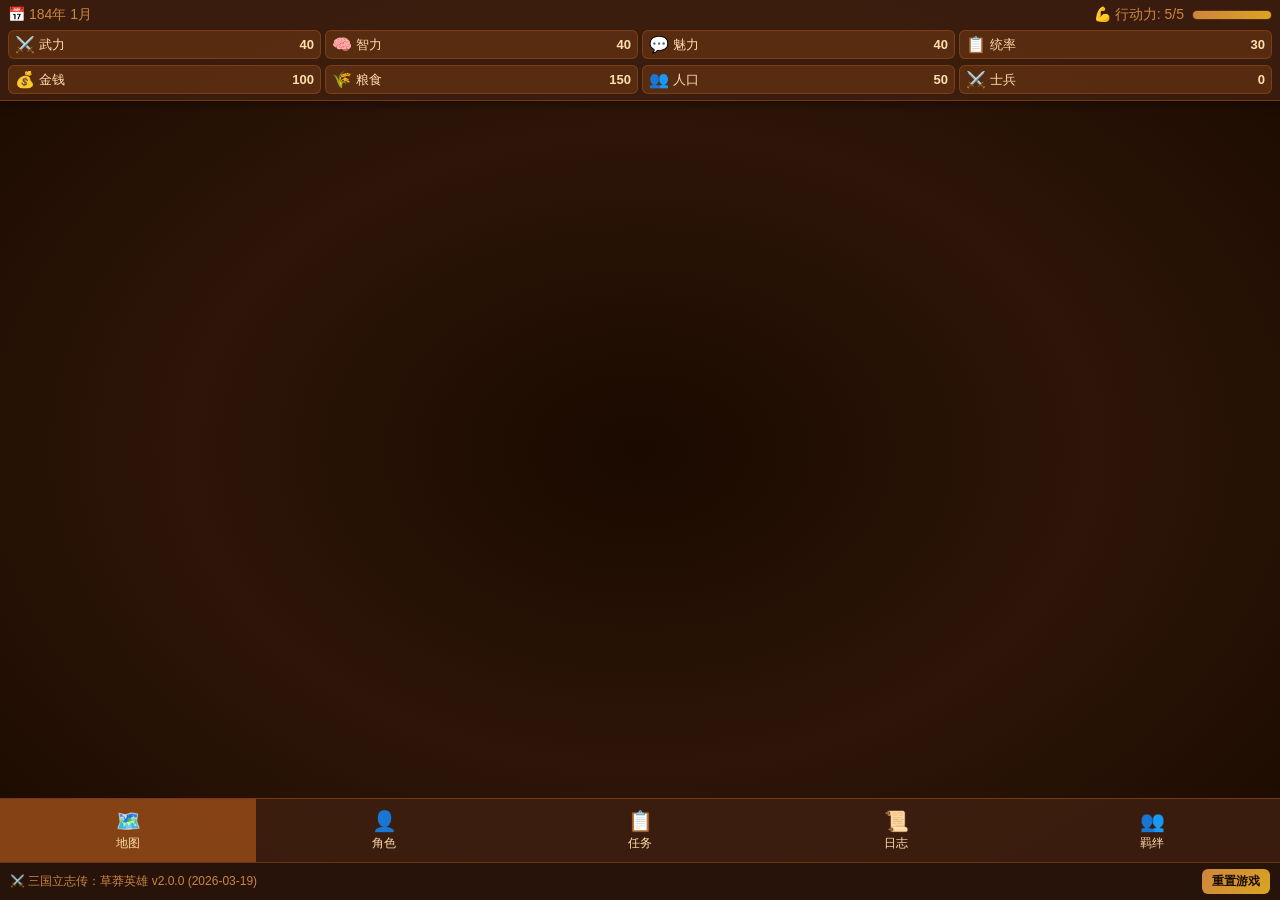
<file: threekingdom-sim-web/index.html>
<!DOCTYPE html>
<html lang="zh-CN">
<head>
    <meta charset="UTF-8">
    <meta name="viewport" content="width=device-width, initial-scale=1.0, maximum-scale=1.0, user-scalable=no">
    <title>三国立志传：草莽英雄</title>
    <link rel="icon" href="data:image/svg+xml,%3Csvg xmlns='http://www.w3.org/2000/svg' viewBox='0 0 100 100'%3E%3Ctext x='50%25' y='50%25' font-size='80' text-anchor='middle' dy='.3em'%3E⚔️%3C/text%3E%3C/svg%3E"></link>
    <style>
        * {
            box-sizing: border-box;
            margin: 0;
            padding: 0;
        }
        html, body {
            height: 100%;
            overflow: hidden;
        }
        body {
            font-family: "Noto Serif SC", "STKaiti", -apple-system, BlinkMacSystemFont, "Segoe UI", Roboto, "Helvetica Neue", Arial, sans-serif;
            background: radial-gradient(ellipse at center, #1a0a00 0%, #2d1508 50%, #1a0a00 100%);
            color: #ffdead;
        }
        .game-container {
            display: flex;
            flex-direction: column;
            height: 100vh;
            padding-bottom: 0;
        }
        /* ========== 顶部状态区 ========== */
        .status-bar {
            background: rgba(60, 30, 15, 0.9);
            border-bottom: 1px solid rgba(210, 105, 30, 0.4);
            padding: 6px 8px;
            box-shadow: 0 2px 10px rgba(0, 0, 0, 0.5);
            flex-shrink: 0;
        }
        .date-row {
            display: flex;
            justify-content: space-between;
            align-items: center;
            margin-bottom: 4px;
        }
        .date-text {
            font-size: 14px;
            color: #cd853f;
        }
        .ap-row {
            display: flex;
            align-items: center;
            gap: 8px;
        }
        .ap-text {
            font-size: 14px;
            color: #cd853f;
        }
        .progress-bar {
            width: 80px;
            height: 10px;
            background: rgba(0, 0, 0, 0.3);
            border-radius: 5px;
            overflow: hidden;
            border: 1px solid rgba(210, 105, 30, 0.3);
        }
        .progress-fill {
            height: 100%;
            background: linear-gradient(90deg, #cd853f, #daa520);
            transition: width 0.3s;
        }
        /* 属性资源图标行 */
        .stats-row {
            display: flex;
            justify-content: space-between;
            gap: 4px;
            margin-top: 6px;
        }
        .stat-item {
            flex: 1;
            display: flex;
            align-items: center;
            gap: 4px;
            background: rgba(210, 105, 30, 0.2);
            border: 1px solid rgba(210, 105, 30, 0.3);
            border-radius: 6px;
            padding: 4px 6px;
            font-size: 13px;
        }
        .stat-icon {
            font-size: 16px;
        }
        .stat-value {
            flex: 1;
            text-align: right;
            font-weight: bold;
        }
        /* ========== 中间地图区 ========== */
        .map-area {
            flex: 1;
            overflow-y: auto;
            padding: 10px;
            min-height: 50%;
        }
        .location-title {
            font-size: 18px;
            margin-bottom: 10px;
            padding-bottom: 8px;
            border-bottom: 1px dotted rgba(210, 105, 30, 0.4);
        }
        .location-grid {
            display: grid;
            grid-template-columns: 1fr 1fr;
            gap: 10px;
        }
        .location-card {
            background: rgba(210, 105, 30, 0.2);
            border: 1px solid rgba(210, 105, 30, 0.3);
            border-radius: 8px;
            padding: 15px;
            cursor: pointer;
            transition: all 0.2s;
        }
        .location-card:hover {
            background: rgba(210, 105, 30, 0.35);
            box-shadow: 0 0 10px rgba(210, 105, 30, 0.3);
        }
        .location-name {
            font-size: 18px;
            font-weight: bold;
            margin-bottom: 4px;
        }
        .location-desc {
            font-size: 12px;
            color: #deb887;
        }
        /* 大地图城池 */
        .city-map {
            display: grid;
            grid-template-columns: 1fr 1fr 1fr;
            gap: 8px;
        }
        .city-node {
            background: rgba(210, 105, 30, 0.2);
            border: 1px solid rgba(210, 105, 30, 0.3);
            border-radius: 6px;
            padding: 10px;
            text-align: center;
            cursor: pointer;
        }
        .city-node:hover {
            background: rgba(210, 105, 30, 0.35);
        }
        .city-name {
            font-weight: bold;
        }
        .city-level {
            font-size: 12px;
            color: #deb887;
        }
        /* 事件日志 */
        .event-log {
            background: rgba(0, 0, 0, 0.2);
            border-radius: 8px;
            padding: 10px;
            margin-top: 10px;
            max-height: 200px;
            overflow-y: auto;
        }
        .event-log h4 {
            margin-top: 0;
            color: #cd853f;
        }
        .event-log p {
            margin-bottom: 5px;
            border-bottom: 1px dotted rgba(210, 105, 30, 0.3);
            padding-bottom: 3px;
        }
        /* ========== 底部功能Tab ========== */
        .bottom-tabs {
            display: flex;
            background: rgba(60, 30, 15, 0.9);
            border-top: 1px solid rgba(210, 105, 30, 0.4);
            flex-shrink: 0;
        }
        .bottom-tab {
            flex: 1;
            text-align: center;
            padding: 10px 5px;
            cursor: pointer;
            font-size: 12px;
            transition: all 0.2s;
        }
        .bottom-tab.active {
            background: rgba(210, 105, 30, 0.5);
        }
        .tab-icon {
            font-size: 20px;
            display: block;
            margin-bottom: 2px;
        }
        /* ========== 弹窗 ========== */
        .modal {
            display: none;
            position: fixed;
            top: 0;
            left: 0;
            width: 100%;
            height: 100%;
            background: rgba(0, 0, 0, 0.85);
            z-index: 200;
        }
        .modal.show {
            display: block;
        }
        .modal-content {
            position: absolute;
            top: 50%;
            left: 50%;
            transform: translate(-50%, -50%);
            background: #1a0a00;
            border: 2px solid rgba(210, 105, 30, 0.6);
            padding: 20px;
            border-radius: 10px;
            width: 90%;
            max-width: 450px;
            box-shadow: 0 0 30px rgba(210, 105, 30, 0.4);
        }
        .modal-text {
            margin-bottom: 15px;
            line-height: 1.6;
        }
        .modal-options {
            margin-top: 15px;
            display: flex;
            flex-direction: column;
            gap: 8px;
        }
        button {
            background: linear-gradient(135deg, #cd853f 0%, #daa520 100%);
            color: #1a0a00;
            border: none;
            padding: 10px 15px;
            border-radius: 6px;
            cursor: pointer;
            font-size: 16px;
            font-weight: bold;
            transition: all 0.2s;
            box-shadow: 0 0 10px rgba(210, 105, 30, 0.3);
        }
        button:hover:not(:disabled) {
            background: linear-gradient(135deg, #daa520 0%, #ffd700 100%);
            box-shadow: 0 0 20px rgba(210, 105, 30, 0.6);
            transform: translateY(-1px);
        }
        button:disabled {
            background: rgba(210, 105, 30, 0.3);
            color: #8b6914;
            cursor: not-allowed;
            box-shadow: none;
            transform: none;
        }
        /* 角色面板 */
        .attr-row {
            display: grid;
            grid-template-columns: 1fr 1fr;
            gap: 10px;
            margin-bottom: 10px;
        }
        .attr-card {
            background: rgba(210, 105, 30, 0.2);
            border: 1px solid rgba(210, 105, 30, 0.3);
            border-radius: 8px;
            padding: 10px;
        }
        .attr-name {
            font-size: 14px;
            color: #cd853f;
            margin-bottom: 4px;
        }
        .attr-value {
            font-size: 18px;
            font-weight: bold;
        }
        .attr-exp {
            font-size: 12px;
            color: #deb887;
        }
        /* NPC 羁绊 */
        .npc-item {
            display: flex;
            justify-content: space-between;
            align-items: center;
            padding: 10px;
            background: rgba(210, 105, 30, 0.2);
            border: 1px solid rgba(210, 105, 30, 0.3);
            border-radius: 6px;
            margin-bottom: 8px;
        }
        /* 浮动通知 */
        .notice {
            position: fixed;
            top: 20%;
            left: 50%;
            transform: translate(-50%, -50%);
            font-size: 20px;
            font-weight: bold;
            color: #ffdead;
            background: rgba(0, 0, 0, 0.8);
            padding: 15px 25px;
            border-radius: 10px;
            z-index: 50;
        }
        /* 背包面板 */
        .empty-tip {
            text-align: center;
            padding: 30px;
            color: #cd853f;
        }
        /* 角色头部信息 */
        .character-header {
            background: rgba(210, 105, 30, 0.2);
            border: 1px solid rgba(210, 105, 30, 0.3);
            border-radius: 8px;
            padding: 15px;
            margin-bottom: 10px;
        }
        .character-header h2 {
            margin: 0 0 5px 0;
            color: #daa520;
        }
        .character-sub {
            margin: 0;
            color: #deb887;
            font-size: 14px;
        }
        /* 属性面板 */
        .attr-panel {
            background: rgba(210, 105, 30, 0.15);
            border: 1px solid rgba(210, 105, 30, 0.3);
            border-radius: 8px;
            padding: 10px 15px;
            margin-bottom: 15px;
        }
        .panel-title {
            margin: 0 0 10px 0;
            padding-bottom: 5px;
            border-bottom: 1px dotted rgba(210, 105, 30, 0.4);
            color: #cd853f;
            font-size: 16px;
        }
        /* 带进度条的属性行 */
        .attr-row-bar {
            margin-bottom: 10px;
        }
        .attr-label {
            display: flex;
            justify-content: space-between;
            margin-bottom: 3px;
            font-size: 14px;
        }
        .exp-bar {
            position: relative;
            height: 16px;
            background: rgba(0, 0, 0, 0.3);
            border-radius: 8px;
            overflow: hidden;
            border: 1px solid rgba(210, 105, 30, 0.3);
        }
        .exp-fill {
            height: 100%;
            background: linear-gradient(90deg, #cd853f, #daa520);
            transition: width 0.3s;
        }
        .exp-text {
            position: absolute;
            top: 0;
            left: 0;
            right: 0;
            bottom: 0;
            text-align: center;
            font-size: 12px;
            line-height: 16px;
            color: #1a0a00;
            text-shadow: 0 0 2px rgba(255, 255, 255, 0.5);
        }
        /* 纯文本信息行 */
        .info-row {
            display: flex;
            justify-content: space-between;
            padding: 4px 0;
            border-bottom: 1px dotted rgba(210, 105, 30, 0.2);
            font-size: 14px;
        }
        .info-label {
            color: #cd853f;
        }
        .info-value {
            font-weight: bold;
        }
        /* 任务列表 */
        .quest-item {
            background: rgba(210, 105, 30, 0.15);
            border: 1px solid rgba(210, 105, 30, 0.3);
            border-radius: 8px;
            padding: 10px;
            margin-bottom: 10px;
        }
        .quest-item.completed {
            opacity: 0.6;
            background: rgba(0, 0, 0, 0.2);
        }
        .quest-header {
            display: flex;
            justify-content: space-between;
            align-items: center;
            margin-bottom: 5px;
        }
        .quest-name {
            font-size: 16px;
            color: #ffdead;
        }
        .quest-desc {
            font-size: 14px;
            color: #deb887;
        }
        .claim-btn {
            font-size: 14px;
            padding: 4px 12px;
        }
        /* 底部信息栏 */
        .footer-bar {
            display: flex;
            justify-content: space-between;
            align-items: center;
            background: rgba(40, 20, 10, 0.95);
            border-top: 1px solid rgba(210, 105, 30, 0.4);
            padding: 6px 10px;
            flex-shrink: 0;
        }
        .version-text {
            font-size: 12px;
            color: #cd853f;
        }
        .reset-btn {
            font-size: 12px;
            padding: 4px 10px;
            box-shadow: none;
        }
    </style>
</head>
<body>
    <div class="game-container">
        <!-- 顶部状态区 -->
        <div class="status-bar">
            <div class="date-row">
                <div class="date-text">
                    📅 <span id="dateText">184年 1月</span>
                </div>
                <div class="ap-row">
                    <span class="ap-text">💪 行动力: <span id="apText">5</span>/<span id="apMaxText">5</span></span>
                    <div class="progress-bar">
                        <div id="apBar" class="progress-fill" style="width: 100%"></div>
                    </div>
                </div>
            </div>
            <div class="stats-row">
                <div class="stat-item">
                    <span class="stat-icon">⚔️</span>
                    <span>武力</span>
                    <span class="stat-value" id="statForce">40</span>
                </div>
                <div class="stat-item">
                    <span class="stat-icon">🧠</span>
                    <span>智力</span>
                    <span class="stat-value" id="statInt">40</span>
                </div>
                <div class="stat-item">
                    <span class="stat-icon">💬</span>
                    <span>魅力</span>
                    <span class="stat-value" id="statCha">40</span>
                </div>
                <div class="stat-item">
                    <span class="stat-icon">📋</span>
                    <span>统率</span>
                    <span class="stat-value" id="statCom">30</span>
                </div>
            </div>
            <div class="stats-row">
                <div class="stat-item">
                    <span class="stat-icon">💰</span>
                    <span>金钱</span>
                    <span class="stat-value" id="resMoney">100</span>
                </div>
                <div class="stat-item">
                    <span class="stat-icon">🌾</span>
                    <span>粮食</span>
                    <span class="stat-value" id="resGrain">150</span>
                </div>
                <div class="stat-item">
                    <span class="stat-icon">👥</span>
                    <span>人口</span>
                    <span class="stat-value" id="resPeople">50</span>
                </div>
                <div class="stat-item">
                    <span class="stat-icon">⚔️</span>
                    <span>士兵</span>
                    <span class="stat-value" id="resSoldier">0</span>
                </div>
            </div>
        </div>

        <!-- 中间地图场景区 -->
        <div class="map-area" id="mapArea">
            <!-- JS 渲染 -->
        </div>

        <!-- 底部功能Tab -->
        <div class="bottom-tabs">
            <div class="bottom-tab active" onclick="game.switchBottomTab('map')">
                <span class="tab-icon">🗺️</span>
                <span>地图</span>
            </div>
            <div class="bottom-tab" onclick="game.switchBottomTab('character')">
                <span class="tab-icon">👤</span>
                <span>角色</span>
            </div>
            <div class="bottom-tab" onclick="game.switchBottomTab('quest')">
                <span class="tab-icon">📋</span>
                <span>任务</span>
            </div>
            <div class="bottom-tab" onclick="game.switchBottomTab('log')">
                <span class="tab-icon">📜</span>
                <span>日志</span>
            </div>
            <div class="bottom-tab" onclick="game.switchBottomTab('npc')">
                <span class="tab-icon">👥</span>
                <span>羁绊</span>
            </div>
        </div>
        <!-- 底部信息栏 -->
        <div class="footer-bar">
            <span class="version-text">⚔️ 三国立志传：草莽英雄 v2.0.0 (2026-03-19)</span>
            <button class="reset-btn" onclick="game.resetGame()">重置游戏</button>
        </div>
    </div>

    <!-- 设置弹窗 (从底部tab打开) -->
    <div id="settingsModal" class="modal" onclick="if (event.target == this) game.closeModal();">
        <div class="modal-content">
            <h2>⚙ 设置</h2>
            <div style="margin-top: 20px;">
                <p><strong>重置游戏</strong></p>
                <p>清空当前存档，重新开始游戏。</p>
                <button onclick="game.resetGame()" style="margin-top: 10px; background: #a83232;">确认重置</button>
            </div>
            <div style="margin-top: 20px; text-align: right;">
                <button onclick="game.closeModal();">关闭</button>
            </div>
        </div>
    </div>

    <!-- 事件弹窗 -->
    <div id="eventModal" class="modal" onclick="if (event.target == this) {}">
        <div id="eventModalContent" class="modal-content">
            <!-- JS 渲染 -->
        </div>
    </div>

    <script src="game.js"></script>
    <script>
        window.addEventListener('load', function() {
            game.init();
        });
    </script>
</body>
</html>
</file>
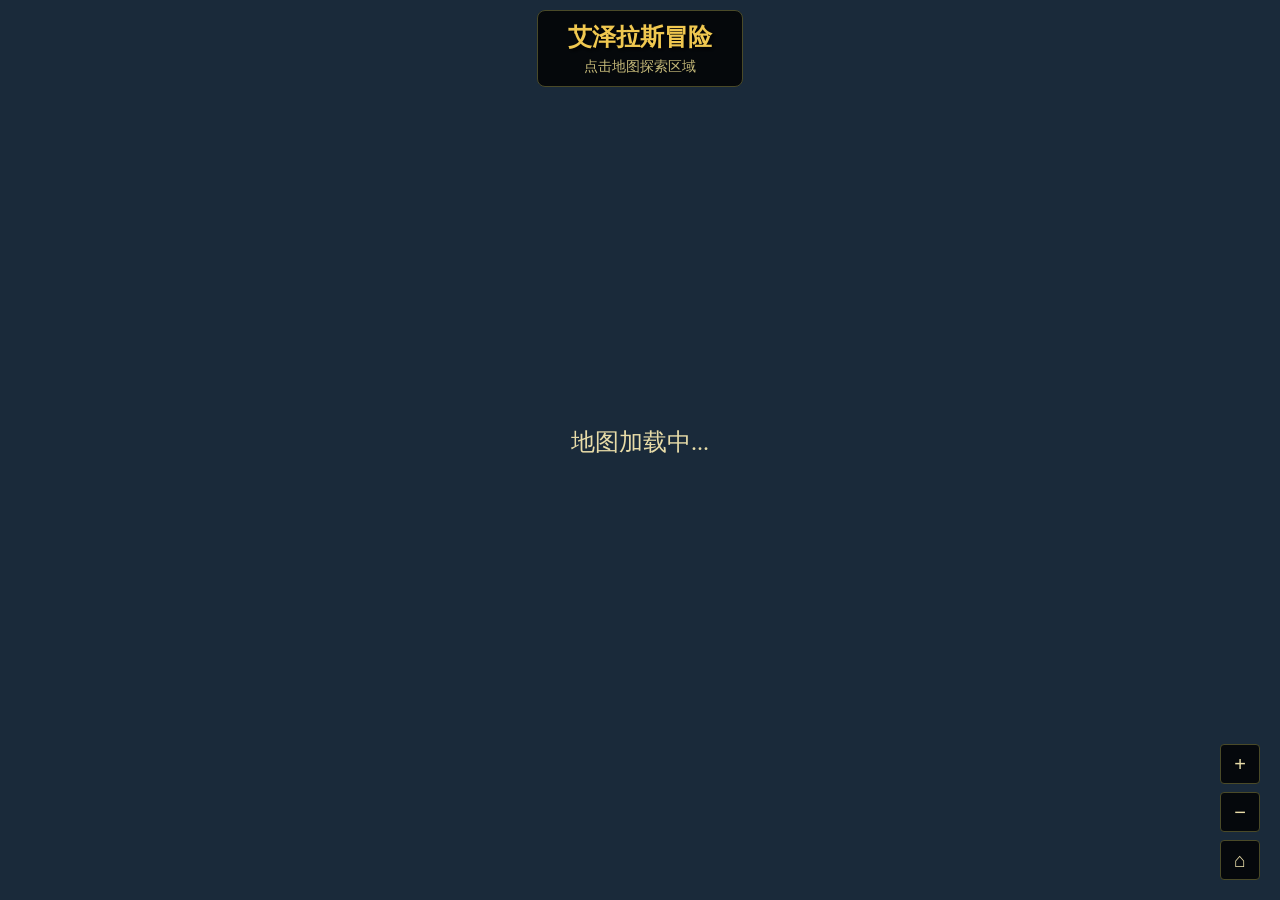
<file: wow-map-game/index.html>
<!DOCTYPE html>
<html lang="zh-CN">
<head>
    <meta charset="UTF-8">
    <meta name="viewport" content="width=device-width, initial-scale=1.0">
    <title>魔兽世界 - 艾泽拉斯大地图</title>
    <link rel="stylesheet" href="style.css">
</head>
<body>
    <div id="game-container">
        <div id="header">
            <h1>艾泽拉斯冒险</h1>
            <div id="location-info">点击地图探索区域</div>
        </div>
        <div id="map-container">
            <canvas id="map-canvas"></canvas>
        </div>
        <div id="info-panel" class="hidden">
            <div class="panel-header">
                <h2 id="region-name"></h2>
                <button id="close-panel">×</button>
            </div>
            <div id="region-description"></div>
            <div id="region-actions"></div>
        </div>
        <div id="zoom-controls">
            <button id="zoom-in">+</button>
            <button id="zoom-out">−</button>
            <button id="reset-zoom">⌂</button>
        </div>
    </div>
    <script src="game.js"></script>
</body>
</html>
</file>
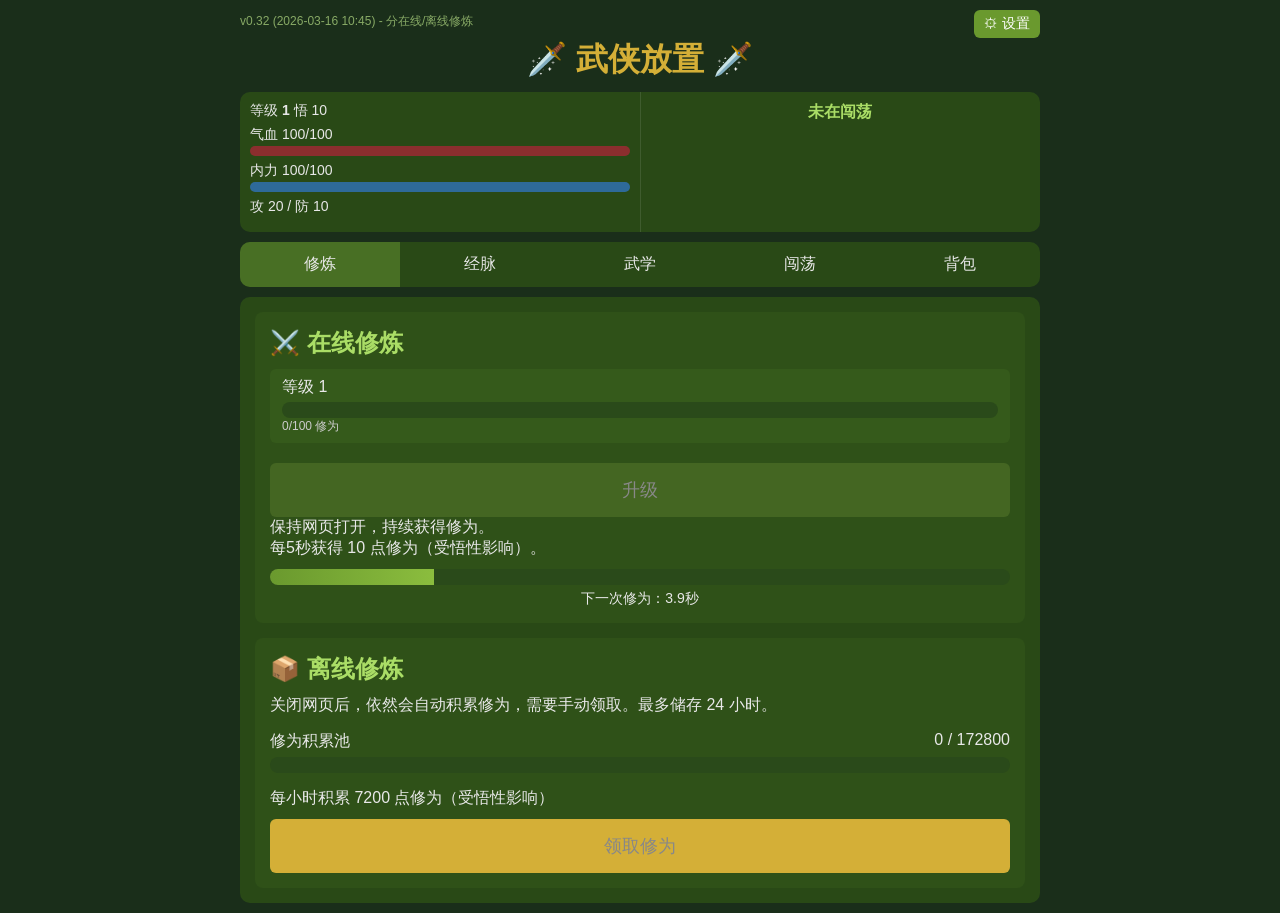
<file: wuxia-idle-web/index.html>
<!DOCTYPE html>
<html lang="zh-CN">
<head>
    <meta charset="UTF-8">
    <meta name="viewport" content="width=device-width, initial-scale=1.0, maximum-scale=1.0, user-scalable=no">
    <title>武侠放置 - 挂机修炼</title>
    <link rel="icon" href="data:image/svg+xml,%3Csvg xmlns='http://www.w3.org/2000/svg' viewBox='0 0 100 100'%3E%3Ctext x='50%25' y='50%25' font-size='80' text-anchor='middle' dy='.3em'%3E🗡️%3C/text%3E%3C/svg%3E"></link>
    <style>
        * {
            box-sizing: border-box;
            margin: 0;
            padding: 0;
        }
        body {
            font-family: -apple-system, BlinkMacSystemFont, "Segoe UI", Roboto, "Helvetica Neue", Arial, sans-serif;
            background: #1a2e1a;
            color: #e8e8e8;
            min-height: 100vh;
            padding: 10px;
        }
        .container {
            max-width: 800px;
            margin: 0 auto;
        }
        .stats-card {
            background: rgba(45, 80, 22, 0.8);
            border-radius: 10px;
            padding: 15px;
            margin-bottom: 10px;
        }
        .stats-row {
            display: grid;
            grid-template-columns: 1fr 1fr;
            gap: 10px;
            margin-bottom: 8px;
        }
        .stat-item {
            background: rgba(60, 100, 30, 0.5);
            padding: 8px 12px;
            border-radius: 6px;
        }
        .progress-bar {
            width: 100%;
            height: 16px;
            background: #2a4a1a;
            border-radius: 8px;
            overflow: hidden;
            margin-top: 4px;
        }
        .progress-fill {
            height: 100%;
            background: linear-gradient(90deg, #6a992e, #8bbd3e);
            transition: width 0.3s;
        }
        .tabs {
            display: flex;
            background: rgba(45, 80, 22, 0.8);
            border-radius: 10px;
            margin-bottom: 10px;
            overflow: hidden;
        }
        .tab {
            flex: 1;
            text-align: center;
            padding: 12px;
            cursor: pointer;
            transition: background 0.2s;
        }
        .tab.active {
            background: rgba(80, 120, 40, 0.8);
        }
        .tab-content {
            display: none;
            background: rgba(45, 80, 22, 0.8);
            border-radius: 10px;
            padding: 15px;
            min-height: 400px;
        }
        .tab-content.active {
            display: block;
        }
        button {
            background: #6a992e;
            color: white;
            border: none;
            padding: 10px 20px;
            border-radius: 6px;
            cursor: pointer;
            font-size: 16px;
            transition: background 0.2s;
        }
        button:hover {
            background: #7bad34;
        }
        button:disabled {
            background: #446622;
            color: #888;
            cursor: not-allowed;
        }
        .meridian-canvas {
            width: 100%;
            height: 300px;
            background: rgba(20, 40, 10, 0.8);
            border-radius: 10px;
            margin: 15px 0;
        }
        .meridian-list {
            display: flex;
            flex-direction: column;
            gap: 8px;
        }
        .meridian-item {
            display: flex;
            justify-content: space-between;
            align-items: center;
            padding: 10px;
            background: rgba(60, 100, 30, 0.5);
            border-radius: 6px;
        }
        .meridian-item.unlocked {
            background: rgba(80, 140, 40, 0.6);
        }
        .skill-item {
            display: flex;
            justify-content: space-between;
            align-items: center;
            padding: 10px;
            background: rgba(60, 100, 30, 0.5);
            border-radius: 6px;
            margin-bottom: 8px;
        }
        .skill-info {
            flex: 1;
        }
        .adventure-area {
            padding: 15px;
            background: rgba(60, 100, 30, 0.5);
            border-radius: 6px;
            margin-bottom: 10px;
        }
        .adventure-area.active {
            border: 2px solid #8bbd3e;
        }
        .offline-reward {
            background: rgba(100, 140, 40, 0.6);
            padding: 15px;
            border-radius: 10px;
            margin-bottom: 10px;
            display: none;
        }
        .offline-reward.show {
            display: block;
        }
        h1 {
            text-align: center;
            margin-bottom: 10px;
            color: #d4af37;
        }
        h2 {
            margin-bottom: 10px;
            color: #aadd66;
        }
        h3 {
            margin-bottom: 5px;
        }
        .combat-header {
            display: flex;
            background: rgba(45, 80, 22, 0.8);
            border-radius: 10px;
            margin-bottom: 10px;
            overflow: hidden;
            position: relative;
        }
        .player-combat-info, .enemy-combat-info {
            flex: 1;
            padding: 10px;
        }
        /* 伤害飘字 */
        .damage-text {
            position: absolute;
            color: #ff4444;
            font-weight: bold;
            font-size: 18px;
            pointer-events: none;
            animation: damageFloat 1s ease-out forwards;
            z-index: 10;
        }
        @keyframes damageFloat {
            0% { opacity: 1; transform: translate(0, 0); }
            100% { opacity: 0; transform: translate(0, -30px); }
        }
        .player-damage {
            color: #ffffff;
            left: 25%;
            top: 50%;
        }
        .enemy-damage {
            right: 25%;
            top: 50%;
        }
        .player-combat-info {
            border-right: 1px solid rgba(255,255,255,0.1);
        }
        .combat-row {
            margin-bottom: 6px;
            font-size: 14px;
        }
        .progress-bar.mini {
            height: 10px;
            margin-top: 2px;
        }
        #combatStatus {
            font-size: 16px;
            font-weight: bold;
            color: #aadd66;
            text-align: center;
        }
        /* 设置弹窗 */
        .settings-modal {
            display: none;
            position: fixed;
            top: 0;
            left: 0;
            width: 100%;
            height: 100%;
            background: rgba(0, 0, 0, 0.7);
            z-index: 100;
        }
        .settings-modal.show {
            display: block;
        }
        .settings-content {
            position: absolute;
            top: 50%;
            left: 50%;
            transform: translate(-50%, -50%);
            background: #1a2e1a;
            padding: 20px;
            border-radius: 10px;
            width: 90%;
            max-width: 400px;
        }
    </style>
</head>
<body>
    <div class="container">
        <div style="display: flex; justify-content: space-between; align-items: center;">
            <div style="text-align: left; font-size: 12px; color: #88aa66; margin-bottom: 5px;">v0.32 (2026-03-16 10:45) - 分在线/离线修炼</div>
            <button id="openSettingsBtn" onclick="game.openSettings()" style="padding: 5px 10px; font-size: 14px;">⚙ 设置</button>
        </div>
        <h1>🗡️ 武侠放置 🗡️</h1>
        
        <div id="offlineReward" class="offline-reward">
            <h2>🎁 离线收获</h2>
            <div id="offlineRewardText"></div>
            <button onclick="game.claimOfflineReward()" style="margin-top: 10px;">领取</button>
        </div>
        
        <!-- 顶部固定战斗状态栏 -->
        <div class="combat-header">
            <div class="player-combat-info">
                <div class="combat-row">
                    <span>等级 <strong id="combatLevel">1</strong></span>
                    <span>悟 <span id="combatWuxing">10</span></span>
                </div>
                <div class="combat-row">
                    <span>气血 <span id="combatHpText">100/100</span></span>
                    <div class="progress-bar mini">
                        <div id="combatHpBar" class="progress-fill" style="width: 100%; background: #8b2e2e;"></div>
                    </div>
                </div>
                <div class="combat-row">
                    <span>内力 <span id="combatQiText">100/100</span></span>
                    <div class="progress-bar mini">
                        <div id="combatQiBar" class="progress-fill" style="width: 100%; background: #2e6a99;"></div>
                    </div>
                </div>
                <div class="combat-row">
                    <span>攻 <span id="combatAttack">10</span> / 防 <span id="combatDefense">5</span></span>
                </div>
            </div>
            <div class="enemy-combat-info" id="enemyCombatInfo">
                <div id="combatStatus">未在闯荡</div>
                <div id="enemyRow" style="display: none;">
                    <span>敌人 <span id="enemyName">野猪</span></span>
                    <div class="progress-bar mini">
                        <div id="enemyCombatBar" class="progress-fill" style="width: 100%; background: #a83232;"></div>
                    </div>
                    <span id="enemyHpText">20/20</span>
                </div>
                <div id="fightTimerRow" style="display: none;">
                    <span>下一回合: <span id="fightTimerText">3</span>s</span>
                    <div class="progress-bar mini">
                        <div id="fightTimerBar" class="progress-fill" style="width: 100%; background: #6a992e;"></div>
                    </div>
                </div>
            </div>
        </div>

        <div class="tabs">
            <div class="tab active" onclick="game.switchTab('cultivation')">修炼</div>
            <div class="tab" onclick="game.switchTab('meridians')">经脉</div>
            <div class="tab" onclick="game.switchTab('skills')">武学</div>
            <div class="tab" onclick="game.switchTab('adventure')">闯荡</div>
            <div class="tab" onclick="game.switchTab('inventory')">背包</div>
        </div>

        <div id="cultivation" class="tab-content active">
            <!-- 在线修炼 -->
            <div style="background: rgba(60, 100, 30, 0.3); border-radius: 8px; padding: 15px; margin-bottom: 15px;">
                <h2>⚔️ 在线修炼</h2>
                <div class="stat-item" style="margin-bottom: 10px;">
                    <div>等级 <span id="levelText">1</span></div>
                    <div class="progress-bar">
                        <div id="expBar" class="progress-fill" style="width: 0%"></div>
                    </div>
                    <div style="font-size: 12px; color: #ccc;"><span id="expText">0/100</span> 修为</div>
                </div>
                <button id="levelUpBtn" onclick="game.levelUp()" disabled style="width: 100%; margin-top: 10px; font-size: 18px; padding: 15px;">升级</button>
                <br>
                <p>保持网页打开，持续获得修为。</p>
                <p>每5秒获得 <span id="xiuweiPerCultivate">2</span> 点修为（受悟性影响）。</p>
                <div class="progress-bar" style="margin-top: 10px;">
                    <div id="cultivateBar" class="progress-fill" style="width: 0%"></div>
                </div>
                <p style="text-align: center; font-size: 14px; margin-top: 5px;">下一次修为：<span id="cultivateCountdown">5</span>秒</p>
            </div>

            <!-- 离线修炼 -->
            <div style="background: rgba(60, 100, 30, 0.3); border-radius: 8px; padding: 15px;">
                <h2>📦 离线修炼</h2>
                <p>关闭网页后，依然会自动积累修为，需要手动领取。最多储存 24 小时。</p>
                
                <div style="margin-top: 15px; margin-bottom: 15px;">
                    <div style="display: flex; justify-content: space-between; margin-bottom: 5px;">
                        <span>修为积累池</span>
                        <span><span id="offlineAccumulatedText">0</span> / <span id="offlineMaxCapacityText">0</span></span>
                    </div>
                    <div class="progress-bar">
                        <div id="offlineAccumulatedBar" class="progress-fill" style="width: 0%; background: linear-gradient(90deg, #d4af37, #ffd700);"></div>
                    </div>
                </div>

                <div style="margin-bottom: 10px;">
                    <p>每小时积累 <span id="offlineXiuweiPerHour">24</span> 点修为（受悟性影响）</p>
                </div>

                <button id="claimOfflineXiuweiBtn" onclick="game.claimOfflineAccumulated()" disabled style="width: 100%; font-size: 18px; padding: 15px; background: #d4af37;">领取修为</button>
            </div>
        </div>

        <div id="meridians" class="tab-content">
            <h2>🀄️ 丹田经脉</h2>
            <canvas id="meridianCanvas" class="meridian-canvas"></canvas>
            <div id="meridianList" class="meridian-list"></div>
        </div>

        <div id="skills" class="tab-content">
            <h2>📜 武学修炼</h2>
            <div id="skillList"></div>
        </div>

        <div id="adventure" class="tab-content">
            <h2>🌄 江湖闯荡</h2>
            <p>挂机闯荡，自动打怪，获得材料和经验。</p>
            <br>
            <div id="areaList"></div>
            <div id="adventureStatus" style="margin-top: 15px;"></div>
        </div>
        <div id="inventory" class="tab-content">
            <h2>🎒 背包行囊</h2>
            <div id="inventoryList"></div>
        </div>
    </div>

    <script src="game.js"></script>
    <script>
        // 初始化游戏
        window.addEventListener('load', function() {
            game.init();
            game.startLoop();
        });
    </script>
    
    <!-- 设置弹窗 -->
    <div id="settingsModal" class="settings-modal" onclick="if (event.target == this) game.closeSettings();">
        <div class="settings-content">
            <h2>⚙ 游戏设置</h2>
            <div style="margin-top: 20px;">
                <p><strong>重置游戏</strong></p>
                <p>清空当前存档，重新开始游戏。</p>
                <button onclick="game.resetGame()" style="margin-top: 10px; background: #a83232;">确认重置</button>
            </div>
            <div style="margin-top: 20px; text-align: right;">
                <button onclick="game.closeSettings()">关闭</button>
            </div>
        </div>
    </div>
</body>
</html>
</file>
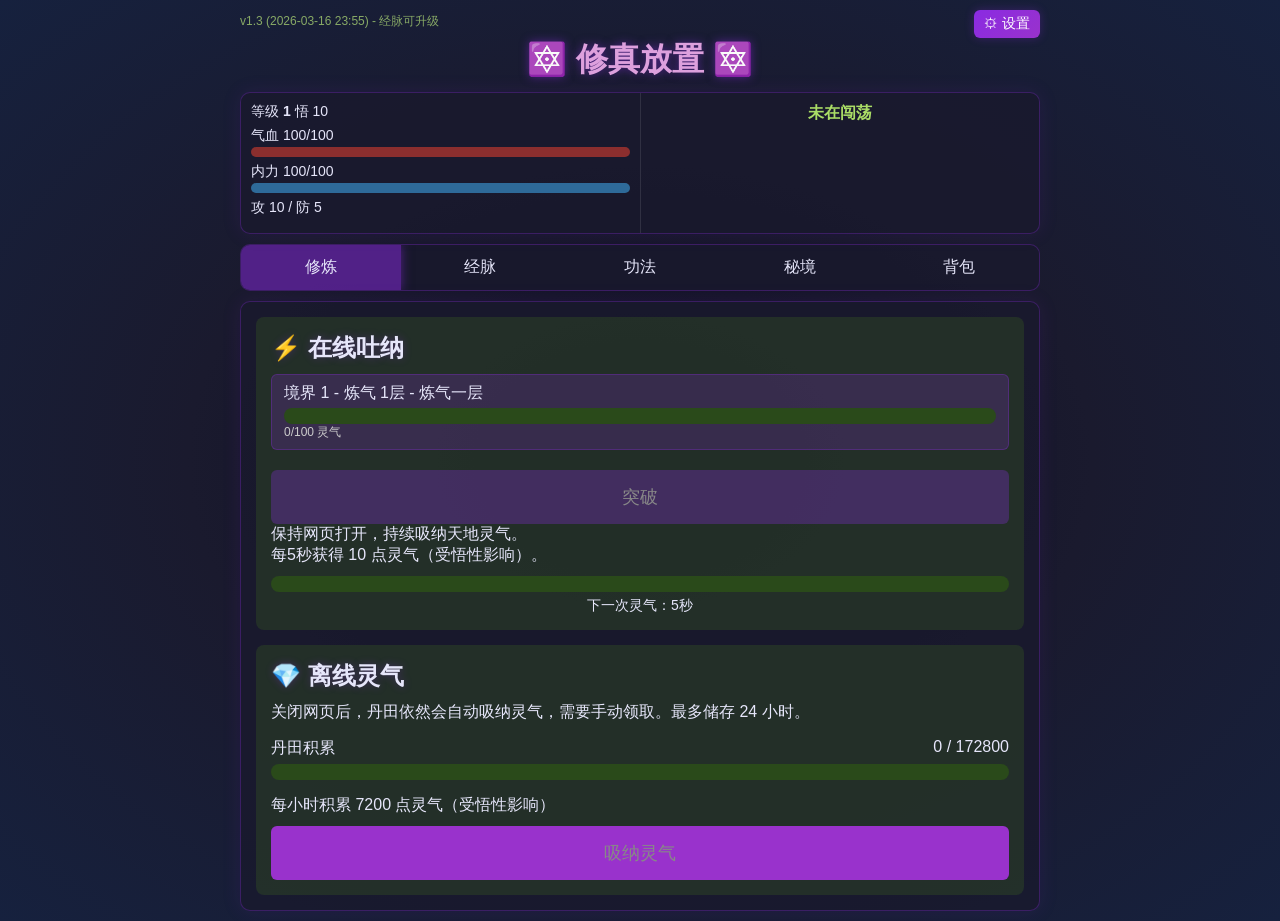
<file: xiuzhen-idle/index.html>
<!DOCTYPE html>
<html lang="zh-CN">
<head>
    <meta charset="UTF-8">
    <meta name="viewport" content="width=device-width, initial-scale=1.0, maximum-scale=1.0, user-scalable=no">
    <title>修真放置 - 挂机飞升</title>
    <link rel="icon" href="data:image/svg+xml,%3Csvg xmlns='http://www.w3.org/2000/svg' viewBox='0 0 100 100'%3E%3Ctext x='50%25' y='50%25' font-size='80' text-anchor='middle' dy='.3em'%3E🔯%3C/text%3E%3C/svg%3E"></link>
    <style>
        * {
            box-sizing: border-box;
            margin: 0;
            padding: 0;
        }
        body {
            font-family: "Noto Serif SC", "STKaiti", -apple-system, BlinkMacSystemFont, "Segoe UI", Roboto, "Helvetica Neue", Arial, sans-serif;
            background: radial-gradient(ellipse at center, #0f0f23 0%, #1a1a2e 50%, #16213e 100%);
            color: #e6e6fa;
            min-height: 100vh;
            padding: 10px;
        }
        .container {
            max-width: 800px;
            margin: 0 auto;
        }
        .stats-card {
            background: rgba(26, 26, 46, 0.8);
            border-radius: 10px;
            padding: 15px;
            margin-bottom: 10px;
            border: 1px solid rgba(138, 43, 226, 0.3);
            box-shadow: 0 0 20px rgba(138, 43, 226, 0.1);
        }
        .stats-row {
            display: grid;
            grid-template-columns: 1fr 1fr;
            gap: 10px;
            margin-bottom: 8px;
        }
        .stat-item {
            background: rgba(138, 43, 226, 0.2);
            padding: 8px 12px;
            border-radius: 6px;
            border: 1px solid rgba(138, 43, 226, 0.3);
        }
        .progress-bar {
            width: 100%;
            height: 16px;
            background: #2a4a1a;
            border-radius: 8px;
            overflow: hidden;
            margin-top: 4px;
        }
        .progress-fill {
            height: 100%;
            background: linear-gradient(90deg, #6a992e, #8bbd3e);
            transition: width 0.3s;
        }
        .tabs {
            display: flex;
            background: rgba(26, 26, 46, 0.8);
            border-radius: 10px;
            margin-bottom: 10px;
            overflow: hidden;
            border: 1px solid rgba(138, 43, 226, 0.3);
        }
        .tab {
            flex: 1;
            text-align: center;
            padding: 12px;
            cursor: pointer;
            transition: all 0.2s;
        }
        .tab.active {
            background: rgba(138, 43, 226, 0.5);
            box-shadow: 0 0 10px rgba(138, 43, 226, 0.5);
        }
        .tab-content {
            display: none;
            background: rgba(26, 26, 46, 0.8);
            border-radius: 10px;
            padding: 15px;
            min-height: 400px;
            border: 1px solid rgba(138, 43, 226, 0.3);
            box-shadow: 0 0 20px rgba(138, 43, 226, 0.1);
        }
        .tab-content.active {
            display: block;
        }
        button {
            background: linear-gradient(135deg, #8a2be2 0%, #9932cc 100%);
            color: white;
            border: none;
            padding: 10px 20px;
            border-radius: 6px;
            cursor: pointer;
            font-size: 16px;
            transition: all 0.2s;
            box-shadow: 0 0 10px rgba(138, 43, 226, 0.3);
        }
        button:hover {
            background: linear-gradient(135deg, #9932cc 0%, #ba55d3 100%);
            box-shadow: 0 0 20px rgba(138, 43, 226, 0.6);
            transform: translateY(-1px);
        }
        button:disabled {
            background: rgba(138, 43, 226, 0.3);
            color: #888;
            cursor: not-allowed;
            box-shadow: none;
            transform: none;
        }
        .meridian-canvas {
            width: 100%;
            height: 300px;
            background: rgba(20, 40, 10, 0.8);
            border-radius: 10px;
            margin: 15px 0;
        }
        .meridian-list {
            display: flex;
            flex-direction: column;
            gap: 8px;
        }
        .meridian-item {
            display: flex;
            justify-content: space-between;
            align-items: center;
            padding: 10px;
            background: rgba(138, 43, 226, 0.2);
            border: 1px solid rgba(138, 43, 226, 0.3);
            border-radius: 6px;
        }
        .meridian-item.unlocked {
            background: rgba(138, 43, 226, 0.5);
            box-shadow: 0 0 10px rgba(138, 43, 226, 0.3);
        }
        .skill-item {
            display: flex;
            justify-content: space-between;
            align-items: center;
            padding: 10px;
            background: rgba(138, 43, 226, 0.2);
            border: 1px solid rgba(138, 43, 226, 0.3);
            border-radius: 6px;
            margin-bottom: 8px;
        }
        .skill-info {
            flex: 1;
        }
        .adventure-area {
            padding: 15px;
            background: rgba(138, 43, 226, 0.2);
            border: 1px solid rgba(138, 43, 226, 0.3);
            border-radius: 6px;
            margin-bottom: 10px;
        }
        .adventure-area.active {
            border: 2px solid #ba55d3;
            box-shadow: 0 0 15px rgba(138, 43, 226, 0.4);
        }
        .offline-reward {
            background: rgba(138, 43, 226, 0.4);
            border: 1px solid rgba(138, 43, 226, 0.6);
            padding: 15px;
            border-radius: 10px;
            margin-bottom: 10px;
            display: none;
            box-shadow: 0 0 20px rgba(138, 43, 226, 0.2);
        }
        .offline-reward.show {
            display: block;
        }
        h1 {
            text-align: center;
            margin-bottom: 10px;
            color: #dda0dd;
            text-shadow: 0 0 10px rgba(138, 43, 226, 0.5);
        }
        h2 {
            margin-bottom: 10px;
            color: #e6e6fa;
            text-shadow: 0 0 8px rgba(138, 43, 226, 0.3);
        }
        h3 {
            margin-bottom: 5px;
        }
        .combat-header {
            display: flex;
            background: rgba(26, 26, 46, 0.8);
            border-radius: 10px;
            margin-bottom: 10px;
            overflow: hidden;
            position: relative;
            border: 1px solid rgba(138, 43, 226, 0.3);
            box-shadow: 0 0 20px rgba(138, 43, 226, 0.1);
        }
        .player-combat-info, .enemy-combat-info {
            flex: 1;
            padding: 10px;
        }
        /* 伤害飘字 */
        .damage-text {
            position: absolute;
            color: #ff4444;
            font-weight: bold;
            font-size: 18px;
            pointer-events: none;
            animation: damageFloat 1s ease-out forwards;
            z-index: 10;
        }
        @keyframes damageFloat {
            0% { opacity: 1; transform: translate(0, 0); }
            100% { opacity: 0; transform: translate(0, -30px); }
        }
        .player-damage {
            color: #ffffff;
            left: 25%;
            top: 50%;
        }
        .enemy-damage {
            right: 25%;
            top: 50%;
        }
        .player-combat-info {
            border-right: 1px solid rgba(255,255,255,0.1);
        }
        .combat-row {
            margin-bottom: 6px;
            font-size: 14px;
        }
        .progress-bar.mini {
            height: 10px;
            margin-top: 2px;
        }
        #combatStatus {
            font-size: 16px;
            font-weight: bold;
            color: #aadd66;
            text-align: center;
        }
        /* 设置弹窗 */
        .settings-modal {
            display: none;
            position: fixed;
            top: 0;
            left: 0;
            width: 100%;
            height: 100%;
            background: rgba(0, 0, 0, 0.7);
            z-index: 100;
        }
        .settings-modal.show {
            display: block;
        }
        .settings-content {
            position: absolute;
            top: 50%;
            left: 50%;
            transform: translate(-50%, -50%);
            background: #0f0f23;
            border: 1px solid rgba(138, 43, 226, 0.5);
            padding: 20px;
            border-radius: 10px;
            width: 90%;
            max-width: 400px;
            box-shadow: 0 0 30px rgba(138, 43, 226, 0.4);
        }
    </style>
</head>
<body>
    <div class="container">
        <div style="display: flex; justify-content: space-between; align-items: center;">
            <div style="text-align: left; font-size: 12px; color: #88aa66; margin-bottom: 5px;">v1.3 (2026-03-16 23:55) - 经脉可升级</div>
            <button id="openSettingsBtn" onclick="game.openSettings()" style="padding: 5px 10px; font-size: 14px;">⚙ 设置</button>
        </div>
        <h1>🔯 修真放置 🔯</h1>
        
        <div id="offlineReward" class="offline-reward">
            <h2>🎁 秘境离线收获</h2>
            <div id="offlineRewardText"></div>
            <button onclick="game.claimOfflineReward()" style="margin-top: 10px;">领取</button>
        </div>
        
        <!-- 顶部固定战斗状态栏 -->
        <div class="combat-header">
            <div class="player-combat-info">
                <div class="combat-row">
                    <span>等级 <strong id="combatLevel">1</strong></span>
                    <span>悟 <span id="combatWuxing">10</span></span>
                </div>
                <div class="combat-row">
                    <span>气血 <span id="combatHpText">100/100</span></span>
                    <div class="progress-bar mini">
                        <div id="combatHpBar" class="progress-fill" style="width: 100%; background: #8b2e2e;"></div>
                    </div>
                </div>
                <div class="combat-row">
                    <span>内力 <span id="combatQiText">100/100</span></span>
                    <div class="progress-bar mini">
                        <div id="combatQiBar" class="progress-fill" style="width: 100%; background: #2e6a99;"></div>
                    </div>
                </div>
                <div class="combat-row">
                    <span>攻 <span id="combatAttack">10</span> / 防 <span id="combatDefense">5</span></span>
                </div>
            </div>
            <div class="enemy-combat-info" id="enemyCombatInfo">
                <div id="combatStatus">未在闯荡</div>
                <div id="enemyRow" style="display: none;">
                    <span>敌人 <span id="enemyName">野猪</span></span>
                    <div class="progress-bar mini">
                        <div id="enemyCombatBar" class="progress-fill" style="width: 100%; background: #a83232;"></div>
                    </div>
                    <span id="enemyHpText">20/20</span>
                </div>
                <div id="fightTimerRow" style="display: none;">
                    <span>下一回合: <span id="fightTimerText">3</span>s</span>
                    <div class="progress-bar mini">
                        <div id="fightTimerBar" class="progress-fill" style="width: 100%; background: #6a992e;"></div>
                    </div>
                </div>
            </div>
        </div>

        <div class="tabs">
            <div class="tab active" onclick="game.switchTab('cultivation')">修炼</div>
            <div class="tab" onclick="game.switchTab('meridians')">经脉</div>
            <div class="tab" onclick="game.switchTab('skills')">功法</div>
            <div class="tab" onclick="game.switchTab('adventure')">秘境</div>
            <div class="tab" onclick="game.switchTab('inventory')">背包</div>
        </div>

        <div id="cultivation" class="tab-content active">
            <!-- 在线修炼 -->
            <div style="background: rgba(60, 100, 30, 0.3); border-radius: 8px; padding: 15px; margin-bottom: 15px;">
                <h2>⚡ 在线吐纳</h2>
                <div class="stat-item" style="margin-bottom: 10px;">
                    <div>境界 <span id="levelText">1</span> - 炼气一层</div>
                    <div class="progress-bar">
                        <div id="expBar" class="progress-fill" style="width: 0%"></div>
                    </div>
                    <div style="font-size: 12px; color: #ccc;"><span id="expText">0/100</span> 灵气</div>
                </div>
                <button id="levelUpBtn" onclick="game.levelUp()" disabled style="width: 100%; margin-top: 10px; font-size: 18px; padding: 15px;">突破</button>
                <br>
                <p>保持网页打开，持续吸纳天地灵气。</p>
                <p>每5秒获得 <span id="xiuweiPerCultivate">2</span> 点灵气（受悟性影响）。</p>
                <div class="progress-bar" style="margin-top: 10px;">
                    <div id="cultivateBar" class="progress-fill" style="width: 0%"></div>
                </div>
                <p style="text-align: center; font-size: 14px; margin-top: 5px;">下一次灵气：<span id="cultivateCountdown">5</span>秒</p>
            </div>

            <!-- 离线积累 -->
            <div style="background: rgba(60, 100, 30, 0.3); border-radius: 8px; padding: 15px;">
                <h2>💎 离线灵气</h2>
                <p>关闭网页后，丹田依然会自动吸纳灵气，需要手动领取。最多储存 24 小时。</p>
                
                <div style="margin-top: 15px; margin-bottom: 15px;">
                    <div style="display: flex; justify-content: space-between; margin-bottom: 5px;">
                        <span>丹田积累</span>
                        <span><span id="offlineAccumulatedText">0</span> / <span id="offlineMaxCapacityText">0</span></span>
                    </div>
                    <div class="progress-bar">
                        <div id="offlineAccumulatedBar" class="progress-fill" style="width: 0%; background: linear-gradient(90deg, #9932cc, #ba55d3);"></div>
                    </div>
                </div>

                <div style="margin-bottom: 10px;">
                    <p>每小时积累 <span id="offlineXiuweiPerHour">24</span> 点灵气（受悟性影响）</p>
                </div>

                <button id="claimOfflineXiuweiBtn" onclick="game.claimOfflineAccumulated()" disabled style="width: 100%; font-size: 18px; padding: 15px; background: #9932cc;">吸纳灵气</button>
            </div>
        </div>

        <div id="meridians" class="tab-content">
            <h2>🀄️ 丹田经脉</h2>
            <canvas id="meridianCanvas" class="meridian-canvas"></canvas>
            <div id="meridianList" class="meridian-list"></div>
        </div>

        <div id="skills" class="tab-content">
            <h2>📜 功法修炼</h2>
            <div id="skillList"></div>
        </div>

        <div id="adventure" class="tab-content">
            <h2>🏔️ 秘境探险</h2>
            <p>挂机探险，自动打怪，获得天材地宝和经验。</p>
            <br>
            <div id="areaList"></div>
            <div id="adventureStatus" style="margin-top: 15px;"></div>
        </div>
        <div id="inventory" class="tab-content">
            <h2>🎒 背包行囊</h2>
            <div id="inventoryList"></div>
        </div>
    </div>

    <script src="game.js"></script>
    <script>
        // 初始化游戏
        window.addEventListener('load', function() {
            game.init();
            game.startLoop();
        });
    </script>
    
    <!-- 设置弹窗 -->
    <div id="settingsModal" class="settings-modal" onclick="if (event.target == this) game.closeSettings();">
        <div class="settings-content">
            <h2>⚙ 游戏设置</h2>
            <div style="margin-top: 20px;">
                <p><strong>重置游戏</strong></p>
                <p>清空当前存档，重新开始游戏。</p>
                <button onclick="game.resetGame()" style="margin-top: 10px; background: #a83232;">确认重置</button>
            </div>
            <div style="margin-top: 20px; text-align: right;">
                <button onclick="game.closeSettings()">关闭</button>
            </div>
        </div>
    </div>
</body>
</html>
</file>
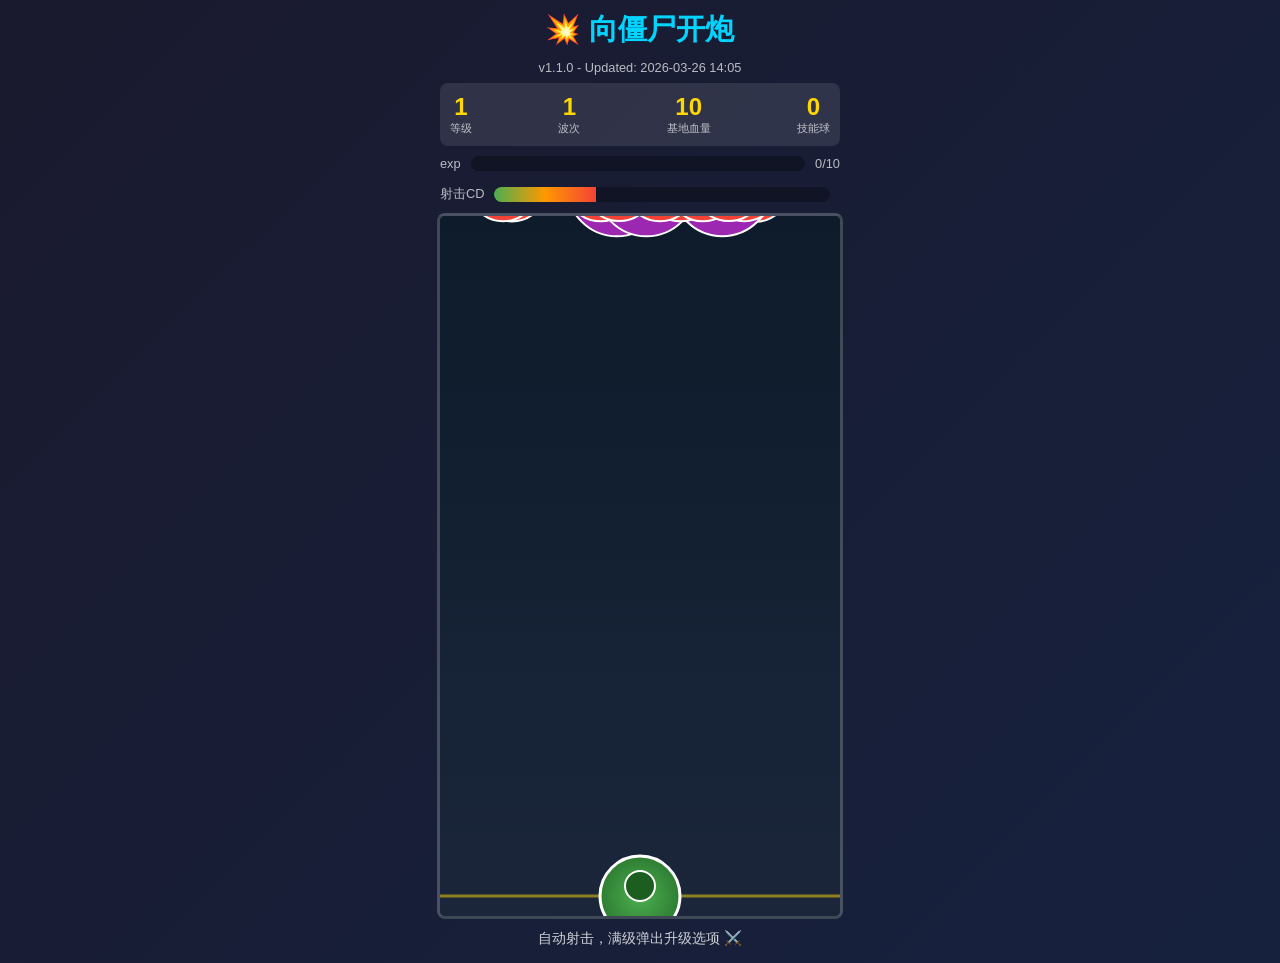
<file: zombie-cannon/index.html>
<!DOCTYPE html>
<html lang="zh-CN">
<head>
    <meta charset="UTF-8">
    <meta name="viewport" content="width=device-width, initial-scale=1.0">
    <title>向僵尸开炮 - 网页版</title>
    <style>
        * {
            margin: 0;
            padding: 0;
            box-sizing: border-box;
        }

        body {
            font-family: -apple-system, BlinkMacSystemFont, 'Segoe UI', Roboto, Arial, sans-serif;
            background: linear-gradient(135deg, #1a1a2e 0%, #16213e 100%);
            min-height: 100vh;
            color: #fff;
            display: flex;
            flex-direction: column;
            align-items: center;
            padding: 10px;
        }

        h1 {
            margin-bottom: 10px;
            font-size: 1.8rem;
            color: #00d4ff;
        }

        .ui-bar {
            display: flex;
            justify-content: space-between;
            width: 100%;
            max-width: 400px;
            margin-bottom: 10px;
            padding: 10px;
            background: rgba(255, 255, 255, 0.1);
            border-radius: 8px;
        }

        .exp-bar-container {
            width: 100%;
            max-width: 400px;
            margin: 0 auto 10px;
            display: flex;
            justify-content: space-between;
            align-items: center;
        }

        .exp-bar {
            flex: 1;
            height: 15px;
            background: rgba(0, 0, 0, 0.3);
            border-radius: 8px;
            overflow: hidden;
            margin: 0 10px;
        }

        .exp-fill {
            height: 100%;
            background: linear-gradient(90deg, #4CAF50 0%, #8BC34A 100%);
            width: 0%;
            transition: width 0.3s;
        }

        .stat {
            text-align: center;
        }

        .stat-value {
            font-size: 1.5rem;
            font-weight: bold;
            color: #FFD700;
        }

        .stat-label {
            font-size: 0.7rem;
            opacity: 0.7;
        }

        .power-bar {
            width: 100%;
            max-width: 400px;
            height: 20px;
            background: rgba(0, 0, 0, 0.3);
            border-radius: 10px;
            overflow: hidden;
        }

        .power-fill {
            height: 100%;
            background: linear-gradient(90deg, #4CAF50 0%, #FF9800 50%, #f44336 100%);
            width: 0%;
            transition: width 0.1s;
        }

        canvas {
            border: 3px solid rgba(255, 255, 255, 0.2);
            border-radius: 8px;
            background: linear-gradient(#0d1b2a, #1b263b);
        }

        .aim-container {
            margin-top: 10px;
            text-align: center;
        }

        .aim-instruction {
            font-size: 0.9rem;
            opacity: 0.8;
            margin-bottom: 5px;
        }
    </style>
</head>
<body>
    <h1>💥 向僵尸开炮</h1>
    <div style="font-size: 0.8rem; opacity: 0.7; margin-bottom: 8px;">v1.1.0 - Updated: 2026-03-26 14:05</div>

    <div class="ui-bar">
        <div class="stat">
            <div class="stat-value" id="playerLevel">1</div>
            <div class="stat-label">等级</div>
        </div>
        <div class="stat">
            <div class="stat-value" id="wave">1</div>
            <div class="stat-label">波次</div>
        </div>
        <div class="stat">
            <div class="stat-value" id="hp">10</div>
            <div class="stat-label">基地血量</div>
        </div>
        <div class="stat">
            <div class="stat-value" id="skill-orbs">0</div>
            <div class="stat-label">技能球</div>
        </div>
    </div>

    <div class="exp-bar-container">
        <span style="font-size: 0.8rem; opacity: 0.7;">exp</span>
        <div class="exp-bar">
            <div class="exp-fill" id="exp-fill"></div>
        </div>
        <span style="font-size: 0.8rem; opacity: 0.7;"><span id="exp-text">0/10</span></span>
    </div>

    <div class="exp-bar-container" style="margin-top: 5px;">
        <span style="font-size: 0.8rem; opacity: 0.7;">射击CD</span>
        <div class="exp-bar">
            <div class="power-fill" id="fire-cooldown" style="width: 100%;"></div>
        </div>
        <span style="font-size: 0.8rem; opacity: 0.7;"></span>
    </div>

    <canvas id="gameCanvas" width="400" height="700"></canvas>

    <div class="aim-container">
        <div class="aim-instruction">自动射击，满级弹出升级选项 ⚔️</div>
    </div>

    <!-- 技能选择弹窗 -->
    <div id="skill-modal" class="skill-modal">
        <div class="skill-content">
            <h2>升级！选择一个技能</h2>
            <div id="skill-options" class="skill-options"></div>
        </div>
    </div>

    <!-- 游戏结束弹窗 -->
    <div id="game-over-modal" class="game-over-modal">
        <div class="game-over-content">
            <h2>游戏结束</h2>
            <p>你坚持到了第 <span id="final-wave">1</span> 波</p>
            <p>总共击杀了 <span id="total-kills">0</span> 只僵尸</p>
            <button class="restart-btn" onclick="restartGame()">重新开始</button>
        </div>
    </div>

    <style>
        /* 技能弹窗 */
        .skill-modal {
            display: none;
            position: fixed;
            top: 0;
            left: 0;
            width: 100%;
            height: 100%;
            background: rgba(0, 0, 0, 0.8);
            z-index: 1000;
            justify-content: center;
            align-items: center;
        }

        .skill-modal.show {
            display: flex;
        }

        .skill-content {
            background: #1a1a2e;
            padding: 20px;
            border-radius: 12px;
            max-width: 600px;
            width: 90%;
            border: 2px solid #00d4ff;
        }

        .skill-content h2 {
            text-align: center;
            margin-bottom: 15px;
            color: #00d4ff;
        }

        .skill-options {
            display: grid;
            grid-template-columns: 1fr 1fr;
            gap: 10px;
        }

        @media (max-width: 500px) {
            .skill-options {
                grid-template-columns: 1fr;
            }
        }

        .skill-option {
            background: rgba(255, 255, 255, 0.1);
            padding: 15px;
            border-radius: 8px;
            cursor: pointer;
            border: 2px solid transparent;
            transition: all 0.2s;
        }

        .skill-option:hover {
            border-color: #00d4ff;
            background: rgba(0, 212, 255, 0.1);
        }

        .skill-name {
            font-size: 1.1rem;
            font-weight: bold;
            margin-bottom: 5px;
            color: #FFD700;
        }

        .skill-desc {
            font-size: 0.8rem;
            opacity: 0.8;
        }

        .skill-rarity {
            display: inline-block;
            padding: 2px 8px;
            border-radius: 10px;
            font-size: 0.7rem;
            margin-bottom: 5px;
        }

        .rarity-common { background: rgba(76, 175, 80, 0.3); color: #4CAF50; }
        .rarity-rare { background: rgba(33, 150, 243, 0.3); color: #2196F3; }
        .rarity-epic { background: rgba(156, 39, 176, 0.3); color: #9c27b0; }
        .rarity-legendary { background: rgba(255, 193, 7, 0.3); color: #FFC107; }

        /* 游戏结束 */
        .game-over-modal {
            display: none;
            position: fixed;
            top: 0;
            left: 0;
            width: 100%;
            height: 100%;
            background: rgba(0, 0, 0, 0.9);
            z-index: 1000;
            justify-content: center;
            align-items: center;
        }

        .game-over-modal.show {
            display: flex;
        }

        .game-over-content {
            background: #1a1a2e;
            padding: 30px;
            border-radius: 12px;
            text-align: center;
            border: 2px solid #f44336;
        }

        .game-over-content h2 {
            color: #f44336;
            font-size: 2rem;
            margin-bottom: 15px;
        }

        .restart-btn {
            margin-top: 20px;
            padding: 10px 30px;
            font-size: 1.1rem;
            background: #4CAF50;
            color: white;
            border: none;
            border-radius: 8px;
            cursor: pointer;
        }
    </style>

    <script src="game.js?v=202603261405"></script>
    <script>
        game.init();
    </script>
</body>
</html>
</file>
<file: wow-map-game/style.css>
* {
    margin: 0;
    padding: 0;
    box-sizing: border-box;
}

body {
    font-family: 'Georgia', serif;
    background: #0a0a0a;
    color: #e8dca8;
    overflow: hidden;
}

#game-container {
    width: 100vw;
    height: 100vh;
    position: relative;
}

#header {
    position: absolute;
    top: 10px;
    left: 50%;
    transform: translateX(-50%);
    z-index: 100;
    background: rgba(0, 0, 0, 0.8);
    padding: 10px 30px;
    border-radius: 8px;
    border: 1px solid #4a4a28;
    backdrop-filter: blur(5px);
}

#header h1 {
    font-size: 24px;
    text-align: center;
    color: #f0c850;
    text-shadow: 2px 2px 4px #000;
    margin-bottom: 5px;
}

#location-info {
    font-size: 14px;
    text-align: center;
    color: #c4b878;
}

#map-container {
    width: 100%;
    height: 100%;
    cursor: grab;
    overflow: hidden;
}

#map-container.grabbing {
    cursor: grabbing;
}

canvas {
    display: block;
}

#zoom-controls {
    position: absolute;
    bottom: 20px;
    right: 20px;
    z-index: 100;
    display: flex;
    flex-direction: column;
    gap: 8px;
}

#zoom-controls button {
    width: 40px;
    height: 40px;
    font-size: 20px;
    background: rgba(0, 0, 0, 0.8);
    border: 1px solid #4a4a28;
    color: #e8dca8;
    border-radius: 4px;
    cursor: pointer;
    transition: all 0.2s;
}

#zoom-controls button:hover {
    background: rgba(60, 60, 30, 0.9);
    color: #f0c850;
}

#info-panel {
    position: absolute;
    bottom: 20px;
    left: 20px;
    width: 360px;
    max-height: 60vh;
    background: rgba(10, 10, 10, 0.95);
    border: 1px solid #4a4a28;
    border-radius: 8px;
    padding: 15px;
    z-index: 200;
    backdrop-filter: blur(10px);
    transition: all 0.3s ease;
    overflow-y: auto;
}

#info-panel.hidden {
    opacity: 0;
    pointer-events: none;
    transform: translateY(20px);
}

.panel-header {
    display: flex;
    justify-content: space-between;
    align-items: center;
    margin-bottom: 15px;
    padding-bottom: 10px;
    border-bottom: 1px solid #4a4a28;
}

.panel-header h2 {
    color: #f0c850;
    font-size: 20px;
}

#close-panel {
    background: none;
    border: none;
    color: #c4b878;
    font-size: 28px;
    cursor: pointer;
    line-height: 1;
    padding: 0 5px;
}

#close-panel:hover {
    color: #f0c850;
}

#region-description {
    font-size: 15px;
    line-height: 1.6;
    margin-bottom: 15px;
    color: #e8dca8;
}

#region-actions {
    display: flex;
    gap: 10px;
    flex-wrap: wrap;
}

.action-btn {
    background: rgba(60, 60, 30, 0.8);
    border: 1px solid #f0c850;
    color: #f0c850;
    padding: 8px 16px;
    border-radius: 4px;
    cursor: pointer;
    font-family: inherit;
    font-size: 14px;
    transition: all 0.2s;
}

.action-btn:hover {
    background: rgba(80, 80, 40, 0.9);
    box-shadow: 0 0 10px rgba(240, 200, 80, 0.4);
}

::-webkit-scrollbar {
    width: 8px;
}

::-webkit-scrollbar-track {
    background: rgba(0, 0, 0, 0.3);
    border-radius: 4px;
}

::-webkit-scrollbar-thumb {
    background: #4a4a28;
    border-radius: 4px;
}

::-webkit-scrollbar-thumb:hover {
    background: #6a6a38;
}

@media (max-width: 768px) {
    #info-panel {
        width: calc(100vw - 40px);
        left: 20px;
        right: 20px;
        max-height: 50vh;
    }
    
    #header {
        padding: 8px 20px;
    }
    
    #header h1 {
        font-size: 18px;
    }
}
</file>
